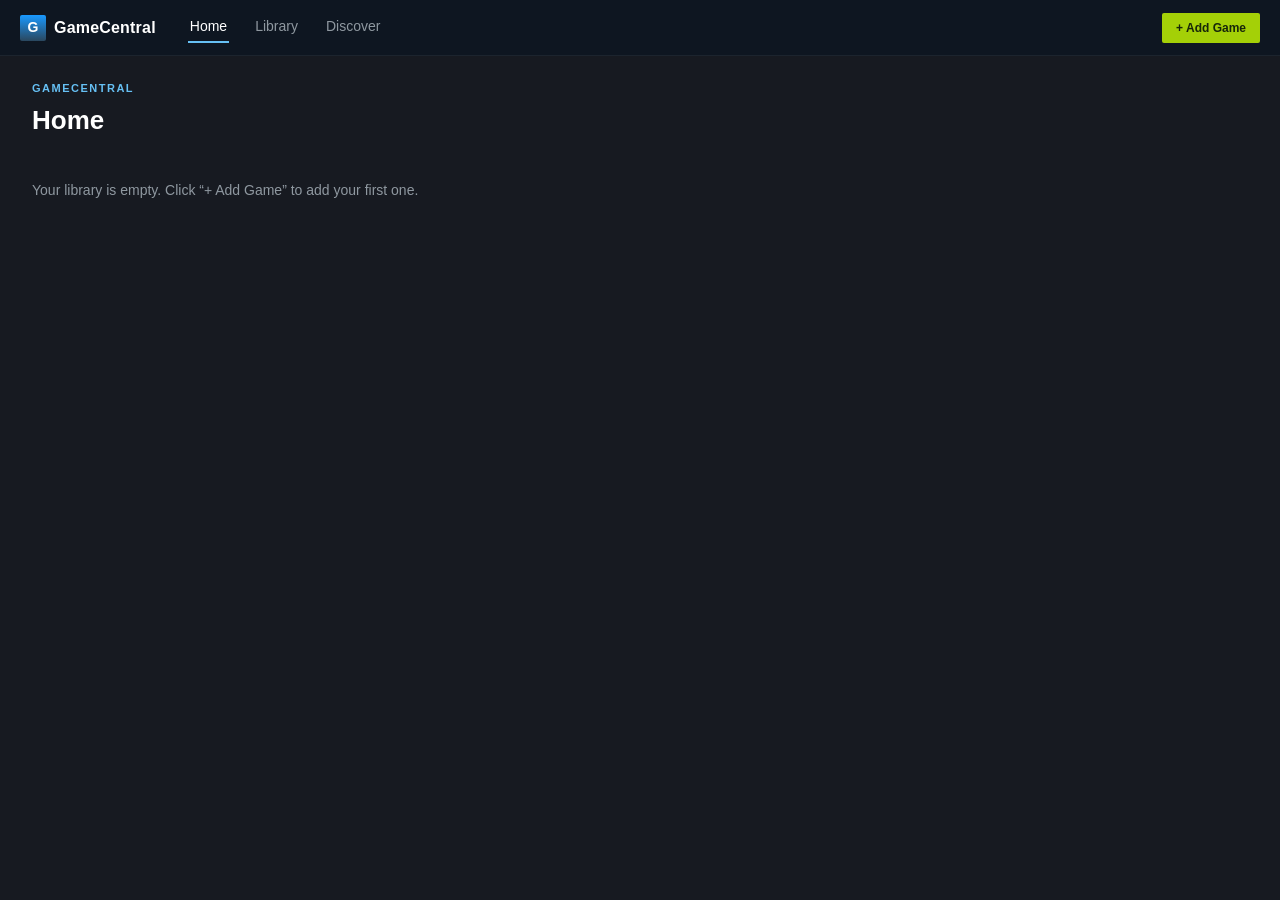
<file: index.html>
<!DOCTYPE html>
<html lang="en">
<head>
    <meta charset="UTF-8">
    <meta name="viewport" content="width=device-width, initial-scale=1.0">
    <title>GameCentral</title>
    <link rel="stylesheet" href="style.css">
</head>
<body>

    <!-- ===== TOP BAR: logo, page links, Add Game ===== -->
    <header class="topbar">
        <div class="topbar-left">
            <a href="index.html" class="brand">
                <div class="brand-icon">G</div>
                <span>GameCentral</span>
            </a>
            <nav class="main-nav">
                <a href="index.html" class="active">Home</a>
                <a href="library.html">Library</a>
                <a href="discover.html">Discover</a>
            </nav>
        </div>
        <div class="topbar-right">
            <button class="install-button" id="open-add-game">+ Add Game</button>
        </div>
    </header>

    <div class="app-layout">
        <!-- ===== HOME PAGE: last played game + earlier games ===== -->
        <main class="library-main">
            <section class="library-toolbar">
                <div>
                    <p class="small-title">GAMECENTRAL</p>
                    <h1>Home</h1>
                </div>
            </section>
            <div id="home-content"></div> <!-- filled in by the script -->
        </main>
    </div>

    <script src="https://cdnjs.cloudflare.com/ajax/libs/jquery/3.7.1/jquery.min.js"></script>
    <script src="Game.js"></script>
    <script src="CentralLibrary.js"></script>
    <script src="PlatformLibrary.js"></script>
    <script src="OriginalPlatform.js"></script>
    <script src="LaunchController.js"></script>
    <script src="ImportController.js"></script>
    <script src="GameInfo.js"></script>
    <script>
        // ================================================================
        // App state
        // ================================================================
        var games = [];          // every game in your library (Game objects, see Game.js)
        var selectedIndex = -1;  // which game is shown on the Library page (-1 = none)

        // Colour styles handed out to game icons/cards in turn
        var iconColors = ['icon-blue', 'icon-teal', 'icon-orange', 'icon-purple', 'icon-green', 'icon-red', 'icon-gold'];
        var shelfCovers = ['cover-one', 'cover-two', 'cover-three', 'cover-four'];
        var gridCovers = ['cover-five', 'cover-six', 'cover-seven', 'cover-eight', 'cover-nine', 'cover-ten'];

        // Each page replaces these:
        var renderPage = function () {};                         // redraw the page
        var onGameAdded = function (index) { renderPage(); };    // after "+ Add Game"

        // ================================================================
        // Small helpers for showing text
        // ================================================================

        // Minutes -> "45 min" / "2.5 hours"
        function formatPlayTime(totalMinutes) {
            var minutes = totalMinutes || 0;
            if (minutes < 1) return '0 hours';
            if (minutes < 60) return Math.round(minutes) + ' min';
            var rounded = Math.round(minutes / 60 * 10) / 10;
            return rounded + (rounded === 1 ? ' hour' : ' hours');
        }

        // Date -> "Just now" / "5m ago" / "3h ago" / "2d ago"
        function formatLastPlayed(timestamp) {
            if (!timestamp) return 'Never';
            var diffMs = Date.now() - timestamp;
            if (diffMs < 60000) return 'Just now';
            if (diffMs < 3600000) return Math.floor(diffMs / 60000) + 'm ago';
            if (diffMs < 86400000) return Math.floor(diffMs / 3600000) + 'h ago';
            return Math.floor(diffMs / 86400000) + 'd ago';
        }

        // "Risk of Rain" -> "RO" (shown on the coloured squares)
        function initials(name) {
            var words = name.trim().split(/\s+/);
            if (words.length === 1) return words[0].slice(0, 2).toUpperCase();
            return (words[0][0] + words[1][0]).toUpperCase();
        }

        function emptyMessage(text) {
            var p = document.createElement('p');
            p.className = 'empty-state';
            p.textContent = text;
            return p;
        }

        function isUnplayed(g) { return !g.lastPlayedAt && !(g.totalMinutes > 0); }

        // Positions of games that pass a test, optionally sorted and limited
        function pickIndexes(filterFn, cmp, limit) {
            var idx = [];
            games.forEach(function (g, i) { if (!filterFn || filterFn(g)) idx.push(i); });
            if (cmp) idx.sort(cmp);
            return limit ? idx.slice(0, limit) : idx;
        }

        function note_played(g) { return 'Played ' + formatLastPlayed(g.lastPlayedAt) + ' · ' + formatPlayTime(g.totalMinutes); }
        // Genres from Wikidata (e.g. "Roguelike, Action role-playing"), '' until the game has been looked up
        function genreLabel(g, max) { return gameInfo ? gameInfo.genreLabel(g, max) : ''; }
        // "Steam · Roguelike, Action role-playing" (just "Steam" until the genre is known)
        function note_platform(g) { var genre = genreLabel(g); return g.platform + (genre ? ' · ' + genre : ''); }

        // Opens a game on the Library page (library.html?game=3)
        function openGame(index) {
            window.location.href = 'library.html?game=' + index;
        }

        // ================================================================
        // Small game cards (Home, Discover, "Surprise me")
        // Their button is ▶ Play, or ⬇ Install if the game isn't installed
        // ================================================================
        function miniCard(i, note) {
            var g = games[i];
            var card = document.createElement('article');
            card.className = 'mini-card';
            var cover = document.createElement('div');
            cover.className = 'mini-cover ' + shelfCovers[i % shelfCovers.length];
            cover.textContent = initials(g.title);
            cover.addEventListener('click', function () { openGame(i); });
            var body = document.createElement('div');
            body.className = 'mini-body';
            var name = document.createElement('strong');
            name.textContent = g.title;
            name.addEventListener('click', function () { openGame(i); });
            var sub = document.createElement('span');
            sub.textContent = note;
            var play = document.createElement('button');
            play.type = 'button';
            play.className = 'play-button play-button-small';
            LaunchController.styleActionButton(play, g); // ▶ Play or ⬇ Install
            play.addEventListener('click', function () { launcher.processAction(games[i].id); });
            body.appendChild(name);
            body.appendChild(sub);
            body.appendChild(play);
            card.appendChild(cover);
            card.appendChild(body);
            return card;
        }

        // A heading + grid of mini cards (or null if there are no games)
        function gameSection(title, idxs, noteFn, className) {
            if (!idxs.length) return null;
            var sec = document.createElement('section');
            sec.className = className;
            var h = document.createElement('h2');
            h.textContent = title;
            var grid = document.createElement('div');
            grid.className = 'mini-grid';
            idxs.forEach(function (i) { grid.appendChild(miniCard(i, noteFn(games[i]))); });
            sec.appendChild(h);
            sec.appendChild(grid);
            return sec;
        }

        // ================================================================
        // The library (see CentralLibrary.js). It's saved in the browser,
        // so every page sees the same games.
        // ================================================================
        var library = new CentralLibrary();
        games = library.games;

        // ================================================================
        // ADD GAME WINDOW (opened by "+ Add Game")
        // Written once here and added to every page, so the pages stay short.
        // (Backslashes are doubled because this is inside a JS string.)
        // ================================================================
        document.body.insertAdjacentHTML('beforeend', `
        <div class="modal-backdrop" id="add-game-backdrop">
            <div class="modal add-game-modal">
                <div class="modal-header">
                    <h2>Add a Game</h2>
                    <button type="button" class="modal-close" id="close-add-game" aria-label="Close">×</button>
                </div>
                <form id="add-game-form">
                    <!-- 1. Platform -->
                    <div class="filter-field">
                        <label for="new-game-platform">Platform</label>
                        <select id="new-game-platform">
                            <option>Steam</option>
                            <option>Epic Games</option>
                            <option>Battle.net</option>
                        </select>
                    </div>

                    <!-- 2. Pick from installed games (only the chosen platform's box is shown) -->
                    <section class="import-card" id="steam-import-row" style="display:none;">
                        <div class="import-card-head">
                            <span class="import-card-title">Installed Steam games</span>
                            <button type="button" class="link-button" id="steam-clear-button" style="display:none;">Clear list</button>
                        </div>
                        <div class="import-card-pick">
                            <select id="steam-game-select" aria-label="Installed Steam games"></select>
                            <button type="button" class="toolbar-button" id="steam-files-button">Load…</button>
                        </div>
                        <input type="file" id="steam-files-input" accept=".acf" multiple hidden>
                        <p class="field-hint status" id="steam-import-status"></p>
                        <details class="help">
                            <summary>Where are these files?</summary>
                            <p>Click <b>Load…</b>, open <code>C:\\Program Files (x86)\\Steam\\steamapps</code> and select all the <code>appmanifest_….acf</code> files. Another Steam library (e.g. <code>D:\\SteamLibrary\\steamapps</code>)? Load it too — it adds to the list.</p>
                        </details>
                    </section>


                    <section class="import-card" id="steam-all-row" style="display:none;">
                        <div class="import-card-head">
                            <span class="import-card-title">All Steam games <span class="optional">installed or not</span></span>
                        </div>
                        <input type="text" id="steam-all-search" class="search-input" placeholder="Search or pick a Steam game…" autocomplete="off" spellcheck="false"
                               role="combobox" aria-autocomplete="list" aria-expanded="false" aria-controls="steam-all-results" aria-label="Search every Steam game">
                        <ul class="search-results" id="steam-all-results" role="listbox" hidden></ul>
                        <p class="field-hint status" id="steam-all-status"></p>
                    </section>

                    <section class="import-card" id="epic-import-row" style="display:none;">
                        <div class="import-card-head">
                            <span class="import-card-title">Installed Epic games</span>
                            <button type="button" class="link-button" id="epic-clear-button" style="display:none;">Clear list</button>
                        </div>
                        <div class="import-card-pick">
                            <select id="epic-game-select" aria-label="Installed Epic games"></select>
                            <button type="button" class="toolbar-button" id="epic-folder-button">Load…</button>
                        </div>
                        <input type="file" id="epic-folder-input" webkitdirectory multiple hidden>
                        <p class="field-hint status" id="epic-import-status"></p>
                        <details class="help">
                            <summary>Where are these files?</summary>
                            <p>Click <b>Load…</b> and paste <code>C:\\ProgramData\\Epic\\EpicGamesLauncher\\Data\\Manifests</code> into the address bar (ProgramData is hidden). Game missing? Load the folder your games are installed in instead, e.g. <code>D:\\Epic Games</code>.</p>
                        </details>
                    </section>

                    <section class="import-card" id="epic-owned-row" style="display:none;">
                        <div class="import-card-head">
                            <span class="import-card-title">Your Epic library <span class="optional">installed or not</span></span>
                            <button type="button" class="link-button" id="epic-owned-clear-button" style="display:none;">Clear list</button>
                        </div>
                        <div class="import-card-pick">
                            <select id="epic-owned-select" aria-label="Games in your Epic library"></select>
                            <button type="button" class="toolbar-button" id="epic-owned-button">Load…</button>
                        </div>
                        <input type="file" id="epic-owned-input" accept=".bin" hidden>
                        <p class="field-hint status" id="epic-owned-status"></p>
                        <input type="text" id="epic-owned-search" class="search-input search-under-pick" placeholder="Load your Epic library to search it" autocomplete="off" spellcheck="false" disabled
                               role="combobox" aria-autocomplete="list" aria-expanded="false" aria-controls="epic-owned-results" aria-label="Search your Epic library">
                        <ul class="search-results" id="epic-owned-results" role="listbox" hidden></ul>
                        <p class="field-hint status" id="epic-owned-search-status"></p>
                        <details class="help">
                            <summary>Where is this file?</summary>
                            <p>Open the Epic Games Launcher first so its list is up to date. Then click <b>Load…</b>, paste <code>C:\\ProgramData\\Epic\\EpicGamesLauncher\\Data\\Catalog</code> into the address bar (ProgramData is hidden) and pick <code>catcache.bin</code>. It lists every game on your Epic account, so games you haven't installed get an Install button.</p>
                        </details>
                    </section>

                    <section class="import-card" id="battle-import-row" style="display:none;">
                        <div class="import-card-head">
                            <span class="import-card-title">Installed Battle.net games</span>
                            <button type="button" class="link-button" id="battle-clear-button" style="display:none;">Clear list</button>
                        </div>
                        <div class="import-card-pick">
                            <select id="battle-game-select" aria-label="Installed Battle.net games"></select>
                            <button type="button" class="toolbar-button" id="battle-files-button">Load…</button>
                        </div>
                        <input type="file" id="battle-files-input" accept=".db" hidden>
                        <p class="field-hint status" id="battle-import-status"></p>
                        <details class="help">
                            <summary>Where is this file?</summary>
                            <p>Click <b>Load…</b>, paste <code>C:\\ProgramData\\Battle.net\\Agent</code> into the address bar (ProgramData is hidden) and pick <code>product.db</code>. Not installed yet? Find it in <b>All Battle.net games</b> below.</p>
                        </details>
                    </section>

                    <section class="import-card" id="battle-all-row" style="display:none;">
                        <div class="import-card-head">
                            <span class="import-card-title">All Battle.net games <span class="optional">installed or not</span></span>
                        </div>
                        <input type="text" id="battle-all-search" class="search-input" placeholder="Search or pick a Battle.net game…" autocomplete="off" spellcheck="false"
                               role="combobox" aria-autocomplete="list" aria-expanded="false" aria-controls="battle-all-results" aria-label="Search every Battle.net game">
                        <ul class="search-results" id="battle-all-results" role="listbox" hidden></ul>
                        <p class="field-hint status" id="battle-all-status"></p>
                    </section>

                    <div class="form-divider"><span>Game details</span></div>

                    <!-- 3. Name and Launch ID -->
                    <div class="filter-field">
                        <label for="new-game-name">Game Name</label>
                        <input type="text" id="new-game-name" placeholder="Pick a game above" readonly tabindex="-1">
                    </div>
                    <div class="filter-field">
                        <label for="new-game-launch-id">Launch ID <span class="optional">filled in from the game you pick</span></label>
                        <input type="text" id="new-game-launch-id" placeholder="Pick a game above" readonly tabindex="-1">
                        <p class="field-hint status" id="steam-lookup-status"></p>
                        <p class="field-hint status" id="epic-lookup-status"></p>
                        <p class="field-hint status" id="battle-lookup-status"></p>
                        <p class="field-hint" id="launch-id-hint"></p>
                    </div>


                    <div class="modal-actions">
                        <button type="button" class="toolbar-button" id="cancel-add-game">Cancel</button>
                        <button type="submit" class="match-button">Add Game</button>
                    </div>
                </form>
            </div>
        </div>`);

        // ================================================================
        // Adding games (see ImportController.js and PlatformLibrary.js)
        // ================================================================
        new ImportController({
            library: library,
            platformLibrary: new PlatformLibrary(),
            onGameImported: function (game) { onGameAdded(games.indexOf(game)); },
            onInstalledChanged: function () { renderPage(); } // Play/Install buttons update
        });

        // ================================================================
        // Launching games (see LaunchController.js and OriginalPlatform.js)
        // The big Play button only exists on library.html; elsewhere it's null.
        // ================================================================
        var launcher = new LaunchController({
            library: library,
            platform: new OriginalPlatform(),
            playButton: document.getElementById('featured-play-button'),
            getSelectedGame: function () { return games[selectedIndex] || null; },
            onSessionEnded: function () { renderPage(); }
        });

        // ================================================================
        // Genres (and the game modes Discover's filters use) from Wikidata - see GameInfo.js.
        // Looks up games that haven't been looked up yet, then redraws.
        // ================================================================
        var gameInfo = new GameInfo({ library: library, statusEl: document.getElementById('mood-status') }); // status line only on Discover
        function lookUpGames() {
            var lookup = gameInfo.lookUpMissingGames();
            if (gameInfo.running) renderPage(); // shows "Looking up…" until it's done
            lookup.then(function (result) { if (result) renderPage(); });
        }

        // ================================================================
        // Home: big banner for the last played game, then "Earlier" games
        // ================================================================
        var popNext = true; // play the banner animation once when the page opens

        function renderHome() {
            var el = document.getElementById('home-content');
            el.innerHTML = '';
            if (!games.length) {
                el.appendChild(emptyMessage('Your library is empty. Click “+ Add Game” to add your first one.'));
                return;
            }
            var recentIdx = pickIndexes(function (g) { return g.lastPlayedAt; },
                function (a, b) { return games[b].lastPlayedAt - games[a].lastPlayedAt; }, 8);
            if (!recentIdx.length) {
                el.appendChild(emptyMessage('Nothing played yet. Hit Play on a game and it will show up here.'));
                return;
            }

            var i = recentIdx[0];
            var g = games[i];
            var hero = document.createElement('article');
            hero.className = 'featured-game home-hero';
            if (popNext) { hero.classList.add('hero-pop'); popNext = false; }

            // Banner picture area with platform, name and genres
            var art = document.createElement('div');
            art.className = 'featured-art';
            var content = document.createElement('div');
            content.className = 'art-content';
            var cat = document.createElement('span');
            cat.className = 'featured-category';
            cat.textContent = 'LAST PLAYED · ' + (g.platform || 'LIBRARY').toUpperCase();
            var title = document.createElement('h2');
            title.textContent = g.title;
            var sub = document.createElement('p');
            sub.textContent = genreLabel(g, 3); // genres from Wikidata (blank until they're looked up)
            content.appendChild(cat);
            content.appendChild(title);
            content.appendChild(sub);
            art.appendChild(content);

            // Strip underneath: played / play time / buttons
            var bottom = document.createElement('div');
            bottom.className = 'featured-bottom';
            [['PLAYED', formatLastPlayed(g.lastPlayedAt)], ['PLAY TIME', formatPlayTime(g.totalMinutes)]].forEach(function (d) {
                var box = document.createElement('div');
                box.className = 'featured-details';
                box.innerHTML = '<p></p><strong></strong>';
                box.firstChild.textContent = d[0];
                box.lastChild.textContent = d[1];
                bottom.appendChild(box);
            });
            var actions = document.createElement('div');
            actions.className = 'featured-actions';
            var open = document.createElement('button');
            open.type = 'button';
            open.className = 'ghost-button';
            open.textContent = 'Open in Library';
            open.addEventListener('click', function () { openGame(i); });
            var play = document.createElement('button');
            play.type = 'button';
            play.className = 'play-button';
            LaunchController.styleActionButton(play, g); // ▶ Play or ⬇ Install
            play.addEventListener('click', function () { launcher.processAction(games[i].id); });
            actions.appendChild(open);
            actions.appendChild(play);
            bottom.appendChild(actions);

            hero.appendChild(art);
            hero.appendChild(bottom);
            el.appendChild(hero);

            var earlier = gameSection('Earlier', recentIdx.slice(1), note_played, 'home-section');
            if (earlier) { earlier.style.marginTop = '32px'; el.appendChild(earlier); }
        }

        renderPage = renderHome;
        onGameAdded = function () { renderPage(); lookUpGames(); };
        renderPage();
        lookUpGames();
    </script>
</body>
</html>
</file>
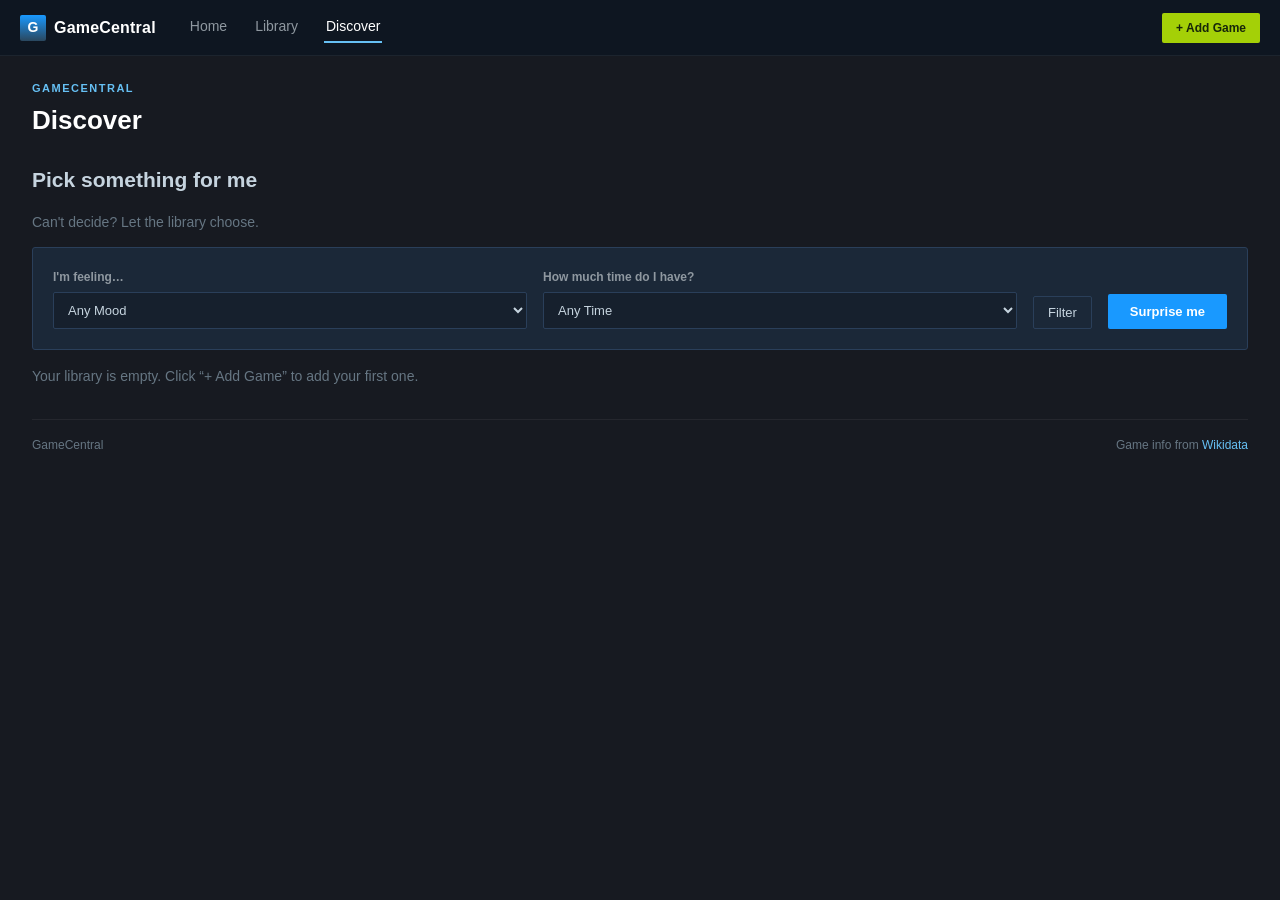
<file: discover.html>
<!DOCTYPE html>
<html lang="en">
<head>
    <meta charset="UTF-8">
    <meta name="viewport" content="width=device-width, initial-scale=1.0">
    <title>Discover · GameCentral</title>
    <link rel="stylesheet" href="style.css">
</head>
<body>

    <!-- ===== TOP BAR: logo, page links, Add Game ===== -->
    <header class="topbar">
        <div class="topbar-left">
            <a href="index.html" class="brand">
                <div class="brand-icon">G</div>
                <span>GameCentral</span>
            </a>
            <nav class="main-nav">
                <a href="index.html">Home</a>
                <a href="library.html">Library</a>
                <a href="discover.html" class="active">Discover</a>
            </nav>
        </div>
        <div class="topbar-right">
            <button class="install-button" id="open-add-game">+ Add Game</button>
        </div>
    </header>

    <div class="app-layout">
        <!-- ===== DISCOVER PAGE: filters and random pick ===== -->
        <main class="library-main">
            <section class="library-toolbar">
                <div>
                    <p class="small-title">GAMECENTRAL</p>
                    <h1>Discover</h1>
                </div>
            </section>

            <section class="disc-section">
                <h2>Pick something for me</h2>
                <p class="disc-note">Can't decide? Let the library choose.</p>
                <div class="filter-panel">
                    <div class="filter-field">
                        <label for="pick-mood">I'm feeling…</label>
                        <select id="pick-mood">
                            <option>Any Mood</option> <!-- the moods are added by GameFilter, from GameFilter.MOODS -->
                        </select>
                    </div>
                    <div class="filter-field">
                        <label for="pick-time">How much time do I have?</label>
                        <select id="pick-time">
                            <option>Any Time</option> <!-- the choices are added by GameFilter, from GameFilter.TIME_OPTIONS -->
                        </select>
                    </div>
                    <button class="toolbar-button" id="filter-button">Filter</button>
                    <button class="match-button" id="pick-button">Surprise me</button>
                </div>
                <p class="disc-note" id="mood-status"></p> <!-- "Looking up games…" etc. -->
                <div id="pick-result"></div> <!-- every game until you press Filter or Surprise me -->
            </section>

            <footer class="library-footer">
                <span>GameCentral</span>
                <span>Game info from <a href="https://www.wikidata.org" target="_blank" rel="noopener">Wikidata</a></span>
            </footer>
        </main>
    </div>

    <script src="https://cdnjs.cloudflare.com/ajax/libs/jquery/3.7.1/jquery.min.js"></script>
    <script src="Game.js"></script>
    <script src="CentralLibrary.js"></script>
    <script src="PlatformLibrary.js"></script>
    <script src="OriginalPlatform.js"></script>
    <script src="LaunchController.js"></script>
    <script src="ImportController.js"></script>
    <script src="GameInfo.js"></script>
    <script src="GameFilter.js"></script>
    <script>
        // ================================================================
        // App state
        // ================================================================
        var games = [];          // every game in your library (Game objects, see Game.js)
        var selectedIndex = -1;  // which game is shown on the Library page (-1 = none)

        // Colour styles handed out to game icons/cards in turn
        var iconColors = ['icon-blue', 'icon-teal', 'icon-orange', 'icon-purple', 'icon-green', 'icon-red', 'icon-gold'];
        var shelfCovers = ['cover-one', 'cover-two', 'cover-three', 'cover-four'];
        var gridCovers = ['cover-five', 'cover-six', 'cover-seven', 'cover-eight', 'cover-nine', 'cover-ten'];

        // Each page replaces these:
        var renderPage = function () {};                         // redraw the page
        var onGameAdded = function (index) { renderPage(); };    // after "+ Add Game"

        // ================================================================
        // Small helpers for showing text
        // ================================================================

        // Minutes -> "45 min" / "2.5 hours"
        function formatPlayTime(totalMinutes) {
            var minutes = totalMinutes || 0;
            if (minutes < 1) return '0 hours';
            if (minutes < 60) return Math.round(minutes) + ' min';
            var rounded = Math.round(minutes / 60 * 10) / 10;
            return rounded + (rounded === 1 ? ' hour' : ' hours');
        }

        // Date -> "Just now" / "5m ago" / "3h ago" / "2d ago"
        function formatLastPlayed(timestamp) {
            if (!timestamp) return 'Never';
            var diffMs = Date.now() - timestamp;
            if (diffMs < 60000) return 'Just now';
            if (diffMs < 3600000) return Math.floor(diffMs / 60000) + 'm ago';
            if (diffMs < 86400000) return Math.floor(diffMs / 3600000) + 'h ago';
            return Math.floor(diffMs / 86400000) + 'd ago';
        }

        // "Risk of Rain" -> "RO" (shown on the coloured squares)
        function initials(name) {
            var words = name.trim().split(/\s+/);
            if (words.length === 1) return words[0].slice(0, 2).toUpperCase();
            return (words[0][0] + words[1][0]).toUpperCase();
        }

        function emptyMessage(text) {
            var p = document.createElement('p');
            p.className = 'empty-state';
            p.textContent = text;
            return p;
        }

        function isUnplayed(g) { return !g.lastPlayedAt && !(g.totalMinutes > 0); }

        // Positions of games that pass a test, optionally sorted and limited
        function pickIndexes(filterFn, cmp, limit) {
            var idx = [];
            games.forEach(function (g, i) { if (!filterFn || filterFn(g)) idx.push(i); });
            if (cmp) idx.sort(cmp);
            return limit ? idx.slice(0, limit) : idx;
        }

        function note_played(g) { return 'Played ' + formatLastPlayed(g.lastPlayedAt) + ' · ' + formatPlayTime(g.totalMinutes); }
        // Genres from Wikidata (e.g. "Roguelike, Action role-playing"), '' until the game has been looked up
        function genreLabel(g, max) { return gameInfo ? gameInfo.genreLabel(g, max) : ''; }
        // "Steam · Roguelike, Action role-playing" (just "Steam" until the genre is known)
        function note_platform(g) { var genre = genreLabel(g); return g.platform + (genre ? ' · ' + genre : ''); }

        // Opens a game on the Library page (library.html?game=3)
        function openGame(index) {
            window.location.href = 'library.html?game=' + index;
        }

        // ================================================================
        // Small game cards (Home, Discover, "Surprise me")
        // Their button is ▶ Play, or ⬇ Install if the game isn't installed
        // ================================================================
        function miniCard(i, note) {
            var g = games[i];
            var card = document.createElement('article');
            card.className = 'mini-card';
            var cover = document.createElement('div');
            cover.className = 'mini-cover ' + shelfCovers[i % shelfCovers.length];
            cover.textContent = initials(g.title);
            cover.addEventListener('click', function () { openGame(i); });
            var body = document.createElement('div');
            body.className = 'mini-body';
            var name = document.createElement('strong');
            name.textContent = g.title;
            name.addEventListener('click', function () { openGame(i); });
            var sub = document.createElement('span');
            sub.textContent = note;
            var play = document.createElement('button');
            play.type = 'button';
            play.className = 'play-button play-button-small';
            LaunchController.styleActionButton(play, g); // ▶ Play or ⬇ Install
            play.addEventListener('click', function () { launcher.processAction(games[i].id); });
            body.appendChild(name);
            body.appendChild(sub);
            body.appendChild(play);
            card.appendChild(cover);
            card.appendChild(body);
            return card;
        }

        // A heading + grid of mini cards (or null if there are no games)
        function gameSection(title, idxs, noteFn, className) {
            if (!idxs.length) return null;
            var sec = document.createElement('section');
            sec.className = className;
            var h = document.createElement('h2');
            h.textContent = title;
            var grid = document.createElement('div');
            grid.className = 'mini-grid';
            idxs.forEach(function (i) { grid.appendChild(miniCard(i, noteFn(games[i]))); });
            sec.appendChild(h);
            sec.appendChild(grid);
            return sec;
        }

        // ================================================================
        // The library (see CentralLibrary.js). It's saved in the browser,
        // so every page sees the same games.
        // ================================================================
        var library = new CentralLibrary();
        games = library.games;

        // ================================================================
        // ADD GAME WINDOW (opened by "+ Add Game")
        // Written once here and added to every page, so the pages stay short.
        // (Backslashes are doubled because this is inside a JS string.)
        // ================================================================
        document.body.insertAdjacentHTML('beforeend', `
        <div class="modal-backdrop" id="add-game-backdrop">
            <div class="modal add-game-modal">
                <div class="modal-header">
                    <h2>Add a Game</h2>
                    <button type="button" class="modal-close" id="close-add-game" aria-label="Close">×</button>
                </div>
                <form id="add-game-form">
                    <!-- 1. Platform -->
                    <div class="filter-field">
                        <label for="new-game-platform">Platform</label>
                        <select id="new-game-platform">
                            <option>Steam</option>
                            <option>Epic Games</option>
                            <option>Battle.net</option>
                        </select>
                    </div>

                    <!-- 2. Pick from installed games (only the chosen platform's box is shown) -->
                    <section class="import-card" id="steam-import-row" style="display:none;">
                        <div class="import-card-head">
                            <span class="import-card-title">Installed Steam games</span>
                            <button type="button" class="link-button" id="steam-clear-button" style="display:none;">Clear list</button>
                        </div>
                        <div class="import-card-pick">
                            <select id="steam-game-select" aria-label="Installed Steam games"></select>
                            <button type="button" class="toolbar-button" id="steam-files-button">Load…</button>
                        </div>
                        <input type="file" id="steam-files-input" accept=".acf" multiple hidden>
                        <p class="field-hint status" id="steam-import-status"></p>
                        <details class="help">
                            <summary>Where are these files?</summary>
                            <p>Click <b>Load…</b>, open <code>C:\\Program Files (x86)\\Steam\\steamapps</code> and select all the <code>appmanifest_….acf</code> files. Another Steam library (e.g. <code>D:\\SteamLibrary\\steamapps</code>)? Load it too — it adds to the list.</p>
                        </details>
                    </section>


                    <section class="import-card" id="steam-all-row" style="display:none;">
                        <div class="import-card-head">
                            <span class="import-card-title">All Steam games <span class="optional">installed or not</span></span>
                        </div>
                        <input type="text" id="steam-all-search" class="search-input" placeholder="Search or pick a Steam game…" autocomplete="off" spellcheck="false"
                               role="combobox" aria-autocomplete="list" aria-expanded="false" aria-controls="steam-all-results" aria-label="Search every Steam game">
                        <ul class="search-results" id="steam-all-results" role="listbox" hidden></ul>
                        <p class="field-hint status" id="steam-all-status"></p>
                    </section>

                    <section class="import-card" id="epic-import-row" style="display:none;">
                        <div class="import-card-head">
                            <span class="import-card-title">Installed Epic games</span>
                            <button type="button" class="link-button" id="epic-clear-button" style="display:none;">Clear list</button>
                        </div>
                        <div class="import-card-pick">
                            <select id="epic-game-select" aria-label="Installed Epic games"></select>
                            <button type="button" class="toolbar-button" id="epic-folder-button">Load…</button>
                        </div>
                        <input type="file" id="epic-folder-input" webkitdirectory multiple hidden>
                        <p class="field-hint status" id="epic-import-status"></p>
                        <details class="help">
                            <summary>Where are these files?</summary>
                            <p>Click <b>Load…</b> and paste <code>C:\\ProgramData\\Epic\\EpicGamesLauncher\\Data\\Manifests</code> into the address bar (ProgramData is hidden). Game missing? Load the folder your games are installed in instead, e.g. <code>D:\\Epic Games</code>.</p>
                        </details>
                    </section>

                    <section class="import-card" id="epic-owned-row" style="display:none;">
                        <div class="import-card-head">
                            <span class="import-card-title">Your Epic library <span class="optional">installed or not</span></span>
                            <button type="button" class="link-button" id="epic-owned-clear-button" style="display:none;">Clear list</button>
                        </div>
                        <div class="import-card-pick">
                            <select id="epic-owned-select" aria-label="Games in your Epic library"></select>
                            <button type="button" class="toolbar-button" id="epic-owned-button">Load…</button>
                        </div>
                        <input type="file" id="epic-owned-input" accept=".bin" hidden>
                        <p class="field-hint status" id="epic-owned-status"></p>
                        <input type="text" id="epic-owned-search" class="search-input search-under-pick" placeholder="Load your Epic library to search it" autocomplete="off" spellcheck="false" disabled
                               role="combobox" aria-autocomplete="list" aria-expanded="false" aria-controls="epic-owned-results" aria-label="Search your Epic library">
                        <ul class="search-results" id="epic-owned-results" role="listbox" hidden></ul>
                        <p class="field-hint status" id="epic-owned-search-status"></p>
                        <details class="help">
                            <summary>Where is this file?</summary>
                            <p>Open the Epic Games Launcher first so its list is up to date. Then click <b>Load…</b>, paste <code>C:\\ProgramData\\Epic\\EpicGamesLauncher\\Data\\Catalog</code> into the address bar (ProgramData is hidden) and pick <code>catcache.bin</code>. It lists every game on your Epic account, so games you haven't installed get an Install button.</p>
                        </details>
                    </section>

                    <section class="import-card" id="battle-import-row" style="display:none;">
                        <div class="import-card-head">
                            <span class="import-card-title">Installed Battle.net games</span>
                            <button type="button" class="link-button" id="battle-clear-button" style="display:none;">Clear list</button>
                        </div>
                        <div class="import-card-pick">
                            <select id="battle-game-select" aria-label="Installed Battle.net games"></select>
                            <button type="button" class="toolbar-button" id="battle-files-button">Load…</button>
                        </div>
                        <input type="file" id="battle-files-input" accept=".db" hidden>
                        <p class="field-hint status" id="battle-import-status"></p>
                        <details class="help">
                            <summary>Where is this file?</summary>
                            <p>Click <b>Load…</b>, paste <code>C:\\ProgramData\\Battle.net\\Agent</code> into the address bar (ProgramData is hidden) and pick <code>product.db</code>. Not installed yet? Find it in <b>All Battle.net games</b> below.</p>
                        </details>
                    </section>

                    <section class="import-card" id="battle-all-row" style="display:none;">
                        <div class="import-card-head">
                            <span class="import-card-title">All Battle.net games <span class="optional">installed or not</span></span>
                        </div>
                        <input type="text" id="battle-all-search" class="search-input" placeholder="Search or pick a Battle.net game…" autocomplete="off" spellcheck="false"
                               role="combobox" aria-autocomplete="list" aria-expanded="false" aria-controls="battle-all-results" aria-label="Search every Battle.net game">
                        <ul class="search-results" id="battle-all-results" role="listbox" hidden></ul>
                        <p class="field-hint status" id="battle-all-status"></p>
                    </section>

                    <div class="form-divider"><span>Game details</span></div>

                    <!-- 3. Name and Launch ID -->
                    <div class="filter-field">
                        <label for="new-game-name">Game Name</label>
                        <input type="text" id="new-game-name" placeholder="Pick a game above" readonly tabindex="-1">
                    </div>
                    <div class="filter-field">
                        <label for="new-game-launch-id">Launch ID <span class="optional">filled in from the game you pick</span></label>
                        <input type="text" id="new-game-launch-id" placeholder="Pick a game above" readonly tabindex="-1">
                        <p class="field-hint status" id="steam-lookup-status"></p>
                        <p class="field-hint status" id="epic-lookup-status"></p>
                        <p class="field-hint status" id="battle-lookup-status"></p>
                        <p class="field-hint" id="launch-id-hint"></p>
                    </div>


                    <div class="modal-actions">
                        <button type="button" class="toolbar-button" id="cancel-add-game">Cancel</button>
                        <button type="submit" class="match-button">Add Game</button>
                    </div>
                </form>
            </div>
        </div>`);

        // ================================================================
        // Adding games (see ImportController.js and PlatformLibrary.js)
        // ================================================================
        new ImportController({
            library: library,
            platformLibrary: new PlatformLibrary(),
            onGameImported: function (game) { onGameAdded(games.indexOf(game)); },
            onInstalledChanged: function () { renderPage(); } // Play/Install buttons update
        });

        // ================================================================
        // Launching games (see LaunchController.js and OriginalPlatform.js)
        // The big Play button only exists on library.html; elsewhere it's null.
        // ================================================================
        var launcher = new LaunchController({
            library: library,
            platform: new OriginalPlatform(),
            playButton: document.getElementById('featured-play-button'),
            getSelectedGame: function () { return games[selectedIndex] || null; },
            onSessionEnded: function () { renderPage(); }
        });

        // ================================================================
        // Genres (and the game modes Discover's filters use) from Wikidata - see GameInfo.js.
        // Looks up games that haven't been looked up yet, then redraws.
        // ================================================================
        var gameInfo = new GameInfo({ library: library, statusEl: document.getElementById('mood-status') }); // status line only on Discover
        function lookUpGames() {
            var lookup = gameInfo.lookUpMissingGames();
            if (gameInfo.running) renderPage(); // shows "Looking up…" until it's done
            lookup.then(function (result) { if (result) renderPage(); });
        }

        // ================================================================
        // "Pick something for me" (see GameFilter.js): mood and time
        // ================================================================
        var filter = new GameFilter({
            library: library,
            info: gameInfo,
            moodSelect: document.getElementById('pick-mood'),
            timeSelect: document.getElementById('pick-time')
        });

        // Look up new games on Wikidata as soon as Discover opens, and after "+ Add Game"
        lookUpGames();
        onGameAdded = function () { renderPage(); lookUpGames(); };

        // Shows a message (e.g. "None of your games feel spooked.") where the results go
        function showPickMessage(out, text) {
            var p = document.createElement('p');
            p.className = 'disc-note';
            p.textContent = text;
            out.appendChild(p);
        }

        // What's showing under the filters:
        //   null                     - every game (when the page opens)
        //   { mood, time }           - the filters used for the last "Filter"
        //   { pickId, why }          - the game "Surprise me" picked
        var shownFilters = null;
        var shownPick = null;
        var drawCount = 0; // so an older, slower draw can't replace a newer one

        // Draws the game list: every game, or the games matching `filters`.
        // Uses the same GameFilter code as "Filter", so "Any Mood" + "Any Time" = every game.
        function drawGameList(filters) {
            var out = document.getElementById('pick-result');
            var mine = ++drawCount;
            var ask = filters
                ? filter.filterAll(filters)
                : Promise.resolve({ matches: games.map(function (g, i) { return { index: i, why: '' }; }), total: games.length });
            ask.then(function (result) {
                if (mine !== drawCount) return;
                out.innerHTML = '';
                if (!filters && !result.total) { showPickMessage(out, 'Your library is empty. Click “+ Add Game” to add your first one.'); return; }
                if (result.message) { showPickMessage(out, result.message); return; }
                showPickMessage(out, filters
                    ? result.matches.length + ' of ' + result.total + ' game' + (result.total === 1 ? '' : 's') + ' match.'
                    : 'All ' + result.total + ' game' + (result.total === 1 ? '' : 's') + ' in your library.');
                var grid = document.createElement('div');
                grid.className = 'mini-grid';
                result.matches.forEach(function (m) {
                    grid.appendChild(miniCard(m.index, note_platform(games[m.index]) + (m.why ? ' · ' + m.why : '')));
                });
                out.appendChild(grid);
            });
        }

        // Draws the "Surprise me" card again (e.g. after its button changes to Play)
        function drawPick() {
            var out = document.getElementById('pick-result');
            var i = games.findIndex(function (g) { return g.id === shownPick.pickId; });
            if (i === -1) { shownPick = null; drawGameList(shownFilters); return; } // game was removed
            drawCount++;
            out.innerHTML = '';
            // Shows why it fits, e.g. "Steam · Action · horror · ~30 min sessions"
            var card = miniCard(i, note_platform(games[i]) + (shownPick.why ? ' · ' + shownPick.why : ''));
            card.classList.add('pick-card');
            out.appendChild(card);
        }

        // "Filter": show every game that matches the filters
        document.getElementById('filter-button').addEventListener('click', function () {
            shownPick = null;
            shownFilters = filter.currentFilters();
            drawGameList(shownFilters);
        });

        // "Surprise me": show a random game that matches the filters
        document.getElementById('pick-button').addEventListener('click', function () {
            var out = document.getElementById('pick-result');
            var mine = ++drawCount;
            var used = filter.currentFilters();
            filter.pickRandom().then(function (pick) {
                if (mine !== drawCount) return;
                if (pick.message) {
                    // Nothing to pick: show the message (a redraw shows the same one)
                    shownPick = null;
                    shownFilters = used;
                    out.innerHTML = '';
                    showPickMessage(out, pick.message);
                    return;
                }
                shownPick = { pickId: games[pick.index].id, why: pick.why };
                drawPick();
            });
        });

        // Redraws whatever is showing (all games, the filtered list, or the pick)
        renderPage = function () {
            if (shownPick) drawPick();
            else drawGameList(shownFilters);
        };
        renderPage();
    </script>
</body>
</html>
</file>
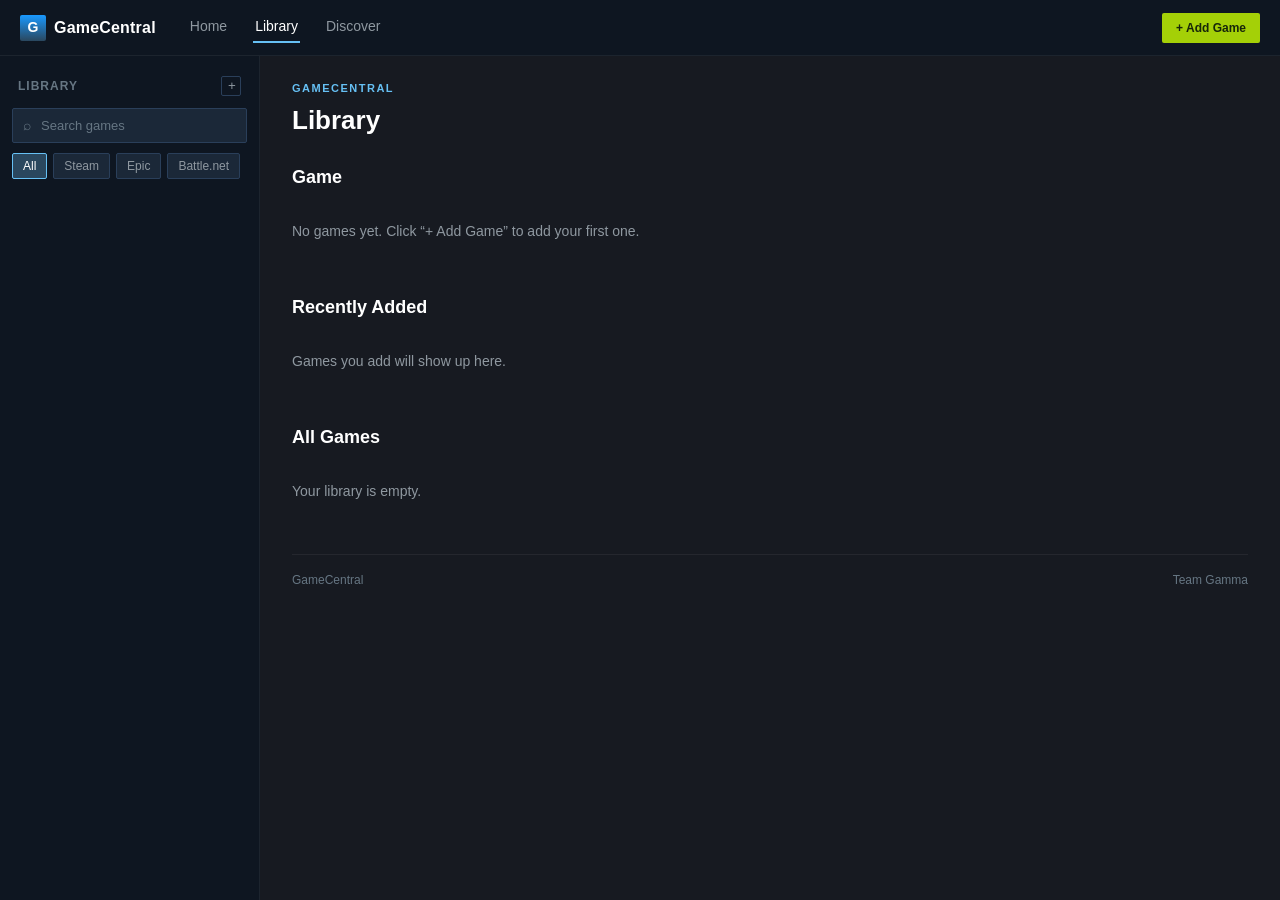
<file: library.html>
<!DOCTYPE html>
<html lang="en">
<head>
    <meta charset="UTF-8">
    <meta name="viewport" content="width=device-width, initial-scale=1.0">
    <title>Library · GameCentral</title>
    <link rel="stylesheet" href="style.css">
</head>
<body>

    <!-- ===== TOP BAR: logo, page links, Add Game ===== -->
    <header class="topbar">
        <div class="topbar-left">
            <a href="index.html" class="brand">
                <div class="brand-icon">G</div>
                <span>GameCentral</span>
            </a>
            <nav class="main-nav">
                <a href="index.html">Home</a>
                <a href="library.html" class="active">Library</a>
                <a href="discover.html">Discover</a>
            </nav>
        </div>
        <div class="topbar-right">
            <button class="install-button" id="open-add-game">+ Add Game</button>
        </div>
    </header>

    <div class="app-layout">

        <!-- ===== SIDEBAR: search, platform tabs, game list ===== -->
        <aside class="sidebar">
            <div class="sidebar-top">
                <div class="library-heading">
                    <span>LIBRARY</span>
                    <button id="open-add-game-small">+</button>
                </div>
                <div class="search-box">
                    <span>⌕</span>
                    <input type="text" id="search-input" placeholder="Search games" aria-label="Search games" autocomplete="off">
                </div>
                <div class="sidebar-filter-row launcher-tabs" id="launcher-tabs">
                    <button class="filter-small active" data-launcher="all">All</button>
                    <button class="filter-small" data-launcher="Steam">Steam</button>
                    <button class="filter-small" data-launcher="Epic Games">Epic</button>
                    <button class="filter-small" data-launcher="Battle.net">Battle.net</button>
                </div>
            </div>
            <div class="game-list" id="game-list"></div> <!-- filled in by the script -->
        </aside>

        <!-- ===== LIBRARY PAGE: selected game, recently added, all games ===== -->
        <main class="library-main">
            <section class="library-toolbar">
                <div>
                    <p class="small-title">GAMECENTRAL</p>
                    <h1>Library</h1>
                </div>
            </section>

            <!-- Selected game -->
            <section class="recent-section">
                <div class="section-title-row">
                    <h2>Game</h2>
                </div>
                <p class="empty-state" id="featured-empty">No games yet. Click “+ Add Game” to add your first one.</p>
                <article class="featured-game" id="featured-game" style="display: none;">
                    <div class="featured-art">
                        <div class="art-content">
                            <span class="featured-category"></span>
                            <h2></h2>
                            <p></p>
                        </div>
                    </div>
                    <div class="featured-bottom">
                        <div class="featured-details">
                            <p>LAST PLAYED</p>
                            <strong id="featured-last-played">Never</strong>
                        </div>
                        <div class="featured-details">
                            <p>PLAY TIME</p>
                            <strong id="featured-play-time">0 hours</strong>
                        </div>
                        <div class="featured-details">
                            <p>GENRE</p>
                            <strong id="featured-genre" style="font-size:14px; max-width:320px; display:block;">Unknown</strong>
                        </div>
                        <div class="featured-actions">
                            <button type="button" class="ghost-button remove-button" id="remove-game-button" title="Remove from GameCentral (keeps it on your PC)">Remove</button>
                            <button type="button" class="ghost-button uninstall-button" id="uninstall-game-button" title="Uninstall from your PC" hidden>Uninstall</button>
                            <button type="button" class="play-button" id="featured-play-button">▶ Play</button>
                        </div>
                    </div>
                </article>
            </section>

            <!-- Newest 4 games -->
            <section class="shelf-section">
                <div class="section-title-row">
                    <h2>Recently Added</h2>
                </div>
                <div class="game-shelf" id="game-shelf"></div>
            </section>

            <!-- Every game -->
            <section class="all-games-section">
                <div class="section-title-row">
                    <h2>All Games</h2>
                </div>
                <div class="all-games-grid" id="all-games-grid"></div>
            </section>

            <footer class="library-footer">
                <span>GameCentral</span>
                <span>Team Gamma</span>
            </footer>
        </main>
    </div>

    <script src="https://cdnjs.cloudflare.com/ajax/libs/jquery/3.7.1/jquery.min.js"></script>
    <script src="Game.js"></script>
    <script src="CentralLibrary.js"></script>
    <script src="PlatformLibrary.js"></script>
    <script src="OriginalPlatform.js"></script>
    <script src="LaunchController.js"></script>
    <script src="ImportController.js"></script>
    <script src="GameInfo.js"></script>
    <script>
        // ================================================================
        // App state
        // ================================================================
        var games = [];          // every game in your library (Game objects, see Game.js)
        var selectedIndex = -1;  // which game is shown on the Library page (-1 = none)

        // Colour styles handed out to game icons/cards in turn
        var iconColors = ['icon-blue', 'icon-teal', 'icon-orange', 'icon-purple', 'icon-green', 'icon-red', 'icon-gold'];
        var shelfCovers = ['cover-one', 'cover-two', 'cover-three', 'cover-four'];
        var gridCovers = ['cover-five', 'cover-six', 'cover-seven', 'cover-eight', 'cover-nine', 'cover-ten'];

        // Each page replaces these:
        var renderPage = function () {};                         // redraw the page
        var onGameAdded = function (index) { renderPage(); };    // after "+ Add Game"

        // ================================================================
        // Small helpers for showing text
        // ================================================================

        // Minutes -> "45 min" / "2.5 hours"
        function formatPlayTime(totalMinutes) {
            var minutes = totalMinutes || 0;
            if (minutes < 1) return '0 hours';
            if (minutes < 60) return Math.round(minutes) + ' min';
            var rounded = Math.round(minutes / 60 * 10) / 10;
            return rounded + (rounded === 1 ? ' hour' : ' hours');
        }

        // Date -> "Just now" / "5m ago" / "3h ago" / "2d ago"
        function formatLastPlayed(timestamp) {
            if (!timestamp) return 'Never';
            var diffMs = Date.now() - timestamp;
            if (diffMs < 60000) return 'Just now';
            if (diffMs < 3600000) return Math.floor(diffMs / 60000) + 'm ago';
            if (diffMs < 86400000) return Math.floor(diffMs / 3600000) + 'h ago';
            return Math.floor(diffMs / 86400000) + 'd ago';
        }

        // "Risk of Rain" -> "RO" (shown on the coloured squares)
        function initials(name) {
            var words = name.trim().split(/\s+/);
            if (words.length === 1) return words[0].slice(0, 2).toUpperCase();
            return (words[0][0] + words[1][0]).toUpperCase();
        }

        function emptyMessage(text) {
            var p = document.createElement('p');
            p.className = 'empty-state';
            p.textContent = text;
            return p;
        }

        function isUnplayed(g) { return !g.lastPlayedAt && !(g.totalMinutes > 0); }

        // Positions of games that pass a test, optionally sorted and limited
        function pickIndexes(filterFn, cmp, limit) {
            var idx = [];
            games.forEach(function (g, i) { if (!filterFn || filterFn(g)) idx.push(i); });
            if (cmp) idx.sort(cmp);
            return limit ? idx.slice(0, limit) : idx;
        }

        function note_played(g) { return 'Played ' + formatLastPlayed(g.lastPlayedAt) + ' · ' + formatPlayTime(g.totalMinutes); }
        // Genres from Wikidata (e.g. "Roguelike, Action role-playing"), '' until the game has been looked up
        function genreLabel(g, max) { return gameInfo ? gameInfo.genreLabel(g, max) : ''; }
        // "Steam · Roguelike, Action role-playing" (just "Steam" until the genre is known)
        function note_platform(g) { var genre = genreLabel(g); return g.platform + (genre ? ' · ' + genre : ''); }

        // Opens a game on the Library page (library.html?game=3)
        function openGame(index) {
            window.location.href = 'library.html?game=' + index;
        }

        // ================================================================
        // Small game cards (Home, Discover, "Surprise me")
        // Their button is ▶ Play, or ⬇ Install if the game isn't installed
        // ================================================================
        function miniCard(i, note) {
            var g = games[i];
            var card = document.createElement('article');
            card.className = 'mini-card';
            var cover = document.createElement('div');
            cover.className = 'mini-cover ' + shelfCovers[i % shelfCovers.length];
            cover.textContent = initials(g.title);
            cover.addEventListener('click', function () { openGame(i); });
            var body = document.createElement('div');
            body.className = 'mini-body';
            var name = document.createElement('strong');
            name.textContent = g.title;
            name.addEventListener('click', function () { openGame(i); });
            var sub = document.createElement('span');
            sub.textContent = note;
            var play = document.createElement('button');
            play.type = 'button';
            play.className = 'play-button play-button-small';
            LaunchController.styleActionButton(play, g); // ▶ Play or ⬇ Install
            play.addEventListener('click', function () { launcher.processAction(games[i].id); });
            body.appendChild(name);
            body.appendChild(sub);
            body.appendChild(play);
            card.appendChild(cover);
            card.appendChild(body);
            return card;
        }

        // A heading + grid of mini cards (or null if there are no games)
        function gameSection(title, idxs, noteFn, className) {
            if (!idxs.length) return null;
            var sec = document.createElement('section');
            sec.className = className;
            var h = document.createElement('h2');
            h.textContent = title;
            var grid = document.createElement('div');
            grid.className = 'mini-grid';
            idxs.forEach(function (i) { grid.appendChild(miniCard(i, noteFn(games[i]))); });
            sec.appendChild(h);
            sec.appendChild(grid);
            return sec;
        }

        // ================================================================
        // The library (see CentralLibrary.js). It's saved in the browser,
        // so every page sees the same games.
        // ================================================================
        var library = new CentralLibrary();
        games = library.games;

        // ================================================================
        // ADD GAME WINDOW (opened by "+ Add Game")
        // Written once here and added to every page, so the pages stay short.
        // (Backslashes are doubled because this is inside a JS string.)
        // ================================================================
        document.body.insertAdjacentHTML('beforeend', `
        <div class="modal-backdrop" id="add-game-backdrop">
            <div class="modal add-game-modal">
                <div class="modal-header">
                    <h2>Add a Game</h2>
                    <button type="button" class="modal-close" id="close-add-game" aria-label="Close">×</button>
                </div>
                <form id="add-game-form">
                    <!-- 1. Platform -->
                    <div class="filter-field">
                        <label for="new-game-platform">Platform</label>
                        <select id="new-game-platform">
                            <option>Steam</option>
                            <option>Epic Games</option>
                            <option>Battle.net</option>
                        </select>
                    </div>

                    <!-- 2. Pick from installed games (only the chosen platform's box is shown) -->
                    <section class="import-card" id="steam-import-row" style="display:none;">
                        <div class="import-card-head">
                            <span class="import-card-title">Installed Steam games</span>
                            <button type="button" class="link-button" id="steam-clear-button" style="display:none;">Clear list</button>
                        </div>
                        <div class="import-card-pick">
                            <select id="steam-game-select" aria-label="Installed Steam games"></select>
                            <button type="button" class="toolbar-button" id="steam-files-button">Load…</button>
                        </div>
                        <input type="file" id="steam-files-input" accept=".acf" multiple hidden>
                        <p class="field-hint status" id="steam-import-status"></p>
                        <details class="help">
                            <summary>Where are these files?</summary>
                            <p>Click <b>Load…</b>, open <code>C:\\Program Files (x86)\\Steam\\steamapps</code> and select all the <code>appmanifest_….acf</code> files. Another Steam library (e.g. <code>D:\\SteamLibrary\\steamapps</code>)? Load it too — it adds to the list.</p>
                        </details>
                    </section>


                    <section class="import-card" id="steam-all-row" style="display:none;">
                        <div class="import-card-head">
                            <span class="import-card-title">All Steam games <span class="optional">installed or not</span></span>
                        </div>
                        <input type="text" id="steam-all-search" class="search-input" placeholder="Search or pick a Steam game…" autocomplete="off" spellcheck="false"
                               role="combobox" aria-autocomplete="list" aria-expanded="false" aria-controls="steam-all-results" aria-label="Search every Steam game">
                        <ul class="search-results" id="steam-all-results" role="listbox" hidden></ul>
                        <p class="field-hint status" id="steam-all-status"></p>
                    </section>

                    <section class="import-card" id="epic-import-row" style="display:none;">
                        <div class="import-card-head">
                            <span class="import-card-title">Installed Epic games</span>
                            <button type="button" class="link-button" id="epic-clear-button" style="display:none;">Clear list</button>
                        </div>
                        <div class="import-card-pick">
                            <select id="epic-game-select" aria-label="Installed Epic games"></select>
                            <button type="button" class="toolbar-button" id="epic-folder-button">Load…</button>
                        </div>
                        <input type="file" id="epic-folder-input" webkitdirectory multiple hidden>
                        <p class="field-hint status" id="epic-import-status"></p>
                        <details class="help">
                            <summary>Where are these files?</summary>
                            <p>Click <b>Load…</b> and paste <code>C:\\ProgramData\\Epic\\EpicGamesLauncher\\Data\\Manifests</code> into the address bar (ProgramData is hidden). Game missing? Load the folder your games are installed in instead, e.g. <code>D:\\Epic Games</code>.</p>
                        </details>
                    </section>

                    <section class="import-card" id="epic-owned-row" style="display:none;">
                        <div class="import-card-head">
                            <span class="import-card-title">Your Epic library <span class="optional">installed or not</span></span>
                            <button type="button" class="link-button" id="epic-owned-clear-button" style="display:none;">Clear list</button>
                        </div>
                        <div class="import-card-pick">
                            <select id="epic-owned-select" aria-label="Games in your Epic library"></select>
                            <button type="button" class="toolbar-button" id="epic-owned-button">Load…</button>
                        </div>
                        <input type="file" id="epic-owned-input" accept=".bin" hidden>
                        <p class="field-hint status" id="epic-owned-status"></p>
                        <input type="text" id="epic-owned-search" class="search-input search-under-pick" placeholder="Load your Epic library to search it" autocomplete="off" spellcheck="false" disabled
                               role="combobox" aria-autocomplete="list" aria-expanded="false" aria-controls="epic-owned-results" aria-label="Search your Epic library">
                        <ul class="search-results" id="epic-owned-results" role="listbox" hidden></ul>
                        <p class="field-hint status" id="epic-owned-search-status"></p>
                        <details class="help">
                            <summary>Where is this file?</summary>
                            <p>Open the Epic Games Launcher first so its list is up to date. Then click <b>Load…</b>, paste <code>C:\\ProgramData\\Epic\\EpicGamesLauncher\\Data\\Catalog</code> into the address bar (ProgramData is hidden) and pick <code>catcache.bin</code>. It lists every game on your Epic account, so games you haven't installed get an Install button.</p>
                        </details>
                    </section>

                    <section class="import-card" id="battle-import-row" style="display:none;">
                        <div class="import-card-head">
                            <span class="import-card-title">Installed Battle.net games</span>
                            <button type="button" class="link-button" id="battle-clear-button" style="display:none;">Clear list</button>
                        </div>
                        <div class="import-card-pick">
                            <select id="battle-game-select" aria-label="Installed Battle.net games"></select>
                            <button type="button" class="toolbar-button" id="battle-files-button">Load…</button>
                        </div>
                        <input type="file" id="battle-files-input" accept=".db" hidden>
                        <p class="field-hint status" id="battle-import-status"></p>
                        <details class="help">
                            <summary>Where is this file?</summary>
                            <p>Click <b>Load…</b>, paste <code>C:\\ProgramData\\Battle.net\\Agent</code> into the address bar (ProgramData is hidden) and pick <code>product.db</code>. Not installed yet? Find it in <b>All Battle.net games</b> below.</p>
                        </details>
                    </section>

                    <section class="import-card" id="battle-all-row" style="display:none;">
                        <div class="import-card-head">
                            <span class="import-card-title">All Battle.net games <span class="optional">installed or not</span></span>
                        </div>
                        <input type="text" id="battle-all-search" class="search-input" placeholder="Search or pick a Battle.net game…" autocomplete="off" spellcheck="false"
                               role="combobox" aria-autocomplete="list" aria-expanded="false" aria-controls="battle-all-results" aria-label="Search every Battle.net game">
                        <ul class="search-results" id="battle-all-results" role="listbox" hidden></ul>
                        <p class="field-hint status" id="battle-all-status"></p>
                    </section>

                    <div class="form-divider"><span>Game details</span></div>

                    <!-- 3. Name and Launch ID -->
                    <div class="filter-field">
                        <label for="new-game-name">Game Name</label>
                        <input type="text" id="new-game-name" placeholder="Pick a game above" readonly tabindex="-1">
                    </div>
                    <div class="filter-field">
                        <label for="new-game-launch-id">Launch ID <span class="optional">filled in from the game you pick</span></label>
                        <input type="text" id="new-game-launch-id" placeholder="Pick a game above" readonly tabindex="-1">
                        <p class="field-hint status" id="steam-lookup-status"></p>
                        <p class="field-hint status" id="epic-lookup-status"></p>
                        <p class="field-hint status" id="battle-lookup-status"></p>
                        <p class="field-hint" id="launch-id-hint"></p>
                    </div>


                    <div class="modal-actions">
                        <button type="button" class="toolbar-button" id="cancel-add-game">Cancel</button>
                        <button type="submit" class="match-button">Add Game</button>
                    </div>
                </form>
            </div>
        </div>`);

        // ================================================================
        // Adding games (see ImportController.js and PlatformLibrary.js)
        // ================================================================
        new ImportController({
            library: library,
            platformLibrary: new PlatformLibrary(),
            onGameImported: function (game) { onGameAdded(games.indexOf(game)); },
            onInstalledChanged: function () { renderPage(); } // Play/Install buttons update
        });

        // ================================================================
        // Launching games (see LaunchController.js and OriginalPlatform.js)
        // The big Play button only exists on library.html; elsewhere it's null.
        // ================================================================
        var launcher = new LaunchController({
            library: library,
            platform: new OriginalPlatform(),
            playButton: document.getElementById('featured-play-button'),
            getSelectedGame: function () { return games[selectedIndex] || null; },
            onSessionEnded: function () { renderPage(); }
        });

        // ================================================================
        // Genres (and the game modes Discover's filters use) from Wikidata - see GameInfo.js.
        // Looks up games that haven't been looked up yet, then redraws.
        // ================================================================
        var gameInfo = new GameInfo({ library: library, statusEl: document.getElementById('mood-status') }); // status line only on Discover
        function lookUpGames() {
            var lookup = gameInfo.lookUpMissingGames();
            if (gameInfo.running) renderPage(); // shows "Looking up…" until it's done
            lookup.then(function (result) { if (result) renderPage(); });
        }

        // ================================================================
        // Library page state
        // ================================================================
        // Home/Discover open a game with library.html?game=3
        var requested = parseInt(new URLSearchParams(window.location.search).get('game'), 10);
        selectedIndex = games[requested] ? requested : (games.length ? 0 : -1);

        var searchQuery = '';       // sidebar search text
        var launcherFilter = 'all'; // sidebar tab: 'all' | 'Steam' | 'Epic Games' | 'Battle.net'

        // Sidebar headings, in order. Any other platform goes under "Other".
        var SIDEBAR_GROUPS = [
            { key: 'Steam', label: 'STEAM' },
            { key: 'Epic Games', label: 'EPIC GAMES' },
            { key: 'Battle.net', label: 'BATTLE.NET' },
            { key: 'other', label: 'OTHER' }
        ];
        function groupKeyFor(game) {
            return ['Steam', 'Epic Games', 'Battle.net'].indexOf(game.platform) !== -1 ? game.platform : 'other';
        }

        var gameList = document.getElementById('game-list');
        var gameShelf = document.getElementById('game-shelf');
        var allGamesGrid = document.getElementById('all-games-grid');
        var featuredEmpty = document.getElementById('featured-empty');
        var featuredGame = document.getElementById('featured-game');
        var featuredCategory = document.querySelector('.featured-category');
        var featuredTitle = document.querySelector('.art-content h2');
        var featuredDescription = document.querySelector('.art-content p');
        var featuredLastPlayed = document.getElementById('featured-last-played');
        var featuredPlayTime = document.getElementById('featured-play-time');

        // ================================================================
        // Drawing the page
        // ================================================================

        // Sidebar: games grouped by platform, filtered by tab and search.
        // Each row remembers its game's position (i) so clicks still work while filtered.
        function renderSidebar() {
            var query = searchQuery.toLowerCase();
            var shown = 0;
            gameList.innerHTML = '';

            var buckets = { 'Steam': [], 'Epic Games': [], 'Battle.net': [], 'other': [] };
            games.forEach(function (game, i) {
                if (launcherFilter !== 'all' && game.platform !== launcherFilter) return;
                if (query &&
                    game.title.toLowerCase().indexOf(query) === -1 &&
                    game.platform.toLowerCase().indexOf(query) === -1) {
                    return;
                }
                buckets[groupKeyFor(game)].push(i);
            });

            SIDEBAR_GROUPS.forEach(function (group) {
                var indexes = buckets[group.key];
                if (!indexes.length) return;
                shown += indexes.length;

                var heading = document.createElement('div');
                heading.className = 'sidebar-group-title';
                heading.textContent = group.label + ' (' + indexes.length + ')';
                gameList.appendChild(heading);

                indexes.forEach(function (i) {
                    var game = games[i];
                    var link = document.createElement('a');
                    link.href = '#';
                    link.className = 'sidebar-game' + (i === selectedIndex ? ' selected' : '');
                    link.dataset.index = i;
                    link.innerHTML =
                        '<div class="sidebar-game-icon ' + iconColors[i % iconColors.length] + '"></div>' +
                        '<div class="sidebar-game-info"><strong></strong><span></span></div>' +
                        '<button type="button" class="play-button sidebar-launch" title="Launch">▶</button>';
                    link.querySelector('.sidebar-game-icon').textContent = initials(game.title);
                    link.querySelector('strong').textContent = game.title;
                    link.querySelector('span').textContent = game.platform;
                    LaunchController.styleActionButton(link.querySelector('.sidebar-launch'), game, true); // ▶ or ⬇
                    gameList.appendChild(link);
                });
            });

            if (games.length > 0 && shown === 0) {
                gameList.appendChild(emptyMessage(searchQuery
                    ? 'No games match “' + searchQuery + '”.'
                    : 'No ' + launcherFilter + ' games yet.'));
            }
        }

        // The big card for the selected game
        function renderFeatured() {
            var game = games[selectedIndex];
            if (!game) {
                featuredGame.style.display = 'none';
                featuredEmpty.style.display = '';
                return;
            }
            featuredEmpty.style.display = 'none';
            featuredGame.style.display = '';
            featuredCategory.textContent = (game.platform || 'LIBRARY').toUpperCase();
            featuredTitle.textContent = game.title;
            featuredDescription.textContent = 'Jump into ' + game.title + '.';
            featuredLastPlayed.textContent = formatLastPlayed(game.lastPlayedAt);
            featuredPlayTime.textContent = formatPlayTime(game.totalMinutes);
            document.getElementById('featured-genre').textContent = gameInfo.genreStatus(game, 3); // genres, or why they're missing
            LaunchController.styleActionButton(document.getElementById('featured-play-button'), game); // ▶ Play or ⬇ Install
            // Uninstall only shows for games in your installed list
            document.getElementById('uninstall-game-button').hidden = !LaunchController.canUninstall(game);
        }

        // "Recently Added": the newest 4 games, newest first
        function renderShelf() {
            gameShelf.innerHTML = '';
            if (games.length === 0) {
                gameShelf.appendChild(emptyMessage('Games you add will show up here.'));
                return;
            }
            games.slice(-4).reverse().forEach(function (game, i) {
                var card = document.createElement('article');
                card.className = 'library-game-card';
                card.innerHTML =
                    '<div class="library-cover ' + shelfCovers[i % shelfCovers.length] + '"><div class="cover-title"></div></div>' +
                    '<div class="library-game-details"><h3></h3><p></p></div>';
                card.querySelector('.cover-title').textContent = game.title;
                card.querySelector('h3').textContent = game.title;
                card.querySelector('p').textContent = note_platform(game);
                gameShelf.appendChild(card);
            });
        }

        // "All Games": every game, newest first
        function renderAllGames() {
            allGamesGrid.innerHTML = '';
            if (games.length === 0) {
                allGamesGrid.appendChild(emptyMessage('Your library is empty.'));
                return;
            }
            games.slice().reverse().forEach(function (game, i) {
                var card = document.createElement('article');
                card.className = 'small-game-card';
                card.innerHTML =
                    '<div class="small-cover ' + gridCovers[i % gridCovers.length] + '"></div>' +
                    '<div><h3></h3><p></p></div>';
                card.querySelector('.small-cover').textContent = initials(game.title);
                card.querySelector('h3').textContent = game.title;
                card.querySelector('p').textContent = note_platform(game);
                allGamesGrid.appendChild(card);
            });
        }

        renderPage = function () {
            renderSidebar();
            renderFeatured();
            renderShelf();
            renderAllGames();
        };

        // ================================================================
        // Sidebar: clicking games, platform tabs, search
        // ================================================================
        gameList.addEventListener('click', function (event) {
            var gameLink = event.target.closest('.sidebar-game');
            if (!gameLink) return;
            event.preventDefault();
            selectedIndex = Number(gameLink.dataset.index);
            var launchClicked = !!event.target.closest('.sidebar-launch');
            renderSidebar();
            renderFeatured();
            if (launchClicked) launcher.processAction(games[selectedIndex].id); // the ▶ / ⬇ button
        });

        document.getElementById('launcher-tabs').addEventListener('click', function (event) {
            var tab = event.target.closest('[data-launcher]');
            if (!tab) return;
            launcherFilter = tab.dataset.launcher;
            document.querySelectorAll('#launcher-tabs .filter-small').forEach(function (b) {
                b.classList.toggle('active', b === tab);
            });
            renderSidebar();
        });

        function clearSearch() {
            $('#search-input').val('');
            searchQuery = '';
        }

        $(function () {
            $('#search-input').on('input', function () {
                searchQuery = $(this).val().trim();
                renderSidebar();
            });
        });

        // ================================================================
        // Removing a game
        // ================================================================
        function removeGameAt(index) {
            var game = games[index];
            if (!game) return;
            if (!confirm('Remove "' + game.title + '" from your library?')) return;

            // Stop timing it if it's the game being played
            if (launcher.activeSession && launcher.activeSession.gameID === game.id) launcher.activeSession = null;

            library.removeGame(index);
            selectedIndex = games.length ? Math.min(index, games.length - 1) : -1;
            renderPage();
        }

        document.getElementById('remove-game-button').addEventListener('click', function () {
            removeGameAt(selectedIndex);
        });

        // Uninstalling a game (from your PC - it stays in GameCentral)
        document.getElementById('uninstall-game-button').addEventListener('click', function () {
            var game = games[selectedIndex];
            if (game) launcher.processUninstall(game.id);
        });

        // A newly added game gets selected and shown in the sidebar
        onGameAdded = function (index) {
            selectedIndex = index;
            clearSearch();
            renderPage();
            lookUpGames();
        };

        renderPage();
        lookUpGames();
    </script>
</body>
</html>
</file>
<file: style.css>
/* =========================================
   GAMECENTRAL — STEAM-STYLE THEME
   Dark navy backgrounds, blue panels and links,
   and green for Play / Add Game buttons.
========================================= */

/* Colours, corner sizes and fonts used throughout this file.
   Change a value here and it changes everywhere. */

:root {
    --bg-darkest: #0e1621;
    --bg-dark: #171a21;
    --bg-panel: #1b2838;
    --bg-panel-raised: #2a3f5a;
    --bg-card: #16202d;
    --border-subtle: #2a3f5a;
    --border-faint: rgba(255, 255, 255, 0.06);

    --text-bright: #ffffff;
    --text-primary: #c6d4df;
    --text-muted: #8f98a0;
    --text-dim: #667683;

    --blue-accent: #66c0f4;
    --blue-bright: #1999ff;
    --blue-deep: #2a475e;

    --green-owned: #a4d007;
    --green-bright: #6dc700;

    --gold: #cc9a06;

    --radius-sm: 2px;
    --radius-md: 3px;

    --font-body: "Motiva Sans", "Segoe UI", Arial, sans-serif;
}

/* ---- Page basics ---- */
* {
    box-sizing: border-box;
}

body {
    margin: 0;
    background: var(--bg-dark);
    color: var(--text-primary);
    font-family: var(--font-body);
    font-size: 14px;
    line-height: 1.5;
}

a {
    text-decoration: none;
    color: var(--blue-accent);
}

button {
    font-family: inherit;
    cursor: pointer;
}

select,
input {
    font-family: inherit;
}


/* =========================================
   TOP NAVIGATION
========================================= */

.topbar {
    display: flex;
    align-items: center;
    justify-content: space-between;
    background: var(--bg-darkest);
    border-bottom: 1px solid var(--border-faint);
    padding: 0 20px;
    height: 56px;
}

.topbar-left {
    display: flex;
    align-items: center;
    gap: 32px;
}

.brand {
    display: flex;
    align-items: center;
    gap: 8px;
    color: var(--text-bright);
    font-weight: 700;
    font-size: 16px;
    letter-spacing: 0.2px;
}

.brand-icon {
    width: 26px;
    height: 26px;
    display: flex;
    align-items: center;
    justify-content: center;
    background: linear-gradient(180deg, var(--blue-bright), var(--blue-deep));
    color: var(--text-bright);
    border-radius: var(--radius-sm);
    font-size: 14px;
    font-weight: 800;
}

.main-nav {
    display: flex;
    gap: 24px;
}

.main-nav a {
    color: var(--text-muted);
    font-size: 14px;
    padding: 4px 2px;
    border-bottom: 2px solid transparent;
}

.main-nav a:hover {
    color: var(--text-bright);
}

.main-nav a.active {
    color: var(--text-bright);
    border-bottom-color: var(--blue-accent);
}

.topbar-right {
    display: flex;
    align-items: center;
    gap: 16px;
}

.install-button {
    background: var(--green-owned);
    color: #17260a;
    border: none;
    font-weight: 700;
    font-size: 12px;
    padding: 8px 14px;
    border-radius: var(--radius-sm);
}

.install-button:hover {
    background: var(--green-bright);
}


/* =========================================
   APP LAYOUT
========================================= */

.app-layout {
    display: flex;
    align-items: flex-start;
    min-height: calc(100vh - 56px);
}


/* =========================================
   SIDEBAR
========================================= */

.sidebar {
    width: 260px;
    flex-shrink: 0;
    background: var(--bg-darkest);
    border-right: 1px solid var(--border-faint);
    min-height: calc(100vh - 56px);
    padding: 16px 12px;
}

.sidebar-top {
    margin-bottom: 12px;
}

.library-heading {
    display: flex;
    align-items: center;
    justify-content: space-between;
    color: var(--text-dim);
    font-size: 12px;
    font-weight: 700;
    letter-spacing: 1px;
    padding: 4px 6px 12px;
}

.library-heading button {
    background: none;
    border: 1px solid var(--border-subtle);
    color: var(--text-muted);
    width: 20px;
    height: 20px;
    border-radius: var(--radius-sm);
    line-height: 1;
}

.search-box {
    display: flex;
    align-items: center;
    gap: 8px;
    background: var(--bg-panel);
    border: 1px solid var(--border-subtle);
    border-radius: var(--radius-sm);
    padding: 6px 10px;
    margin-bottom: 10px;
}

.search-box span {
    color: var(--text-dim);
}

.search-box input {
    background: none;
    border: none;
    outline: none;
    color: var(--text-primary);
    font-size: 13px;
    width: 100%;
}

.search-box input::placeholder {
    color: var(--text-dim);
}

.sidebar-filter-row {
    display: flex;
    gap: 6px;
    margin-bottom: 8px;
}

.filter-small {
    background: var(--bg-panel);
    border: 1px solid var(--border-subtle);
    color: var(--text-muted);
    font-size: 12px;
    padding: 5px 10px;
    border-radius: var(--radius-sm);
}

.filter-small.active {
    background: var(--blue-deep);
    border-color: var(--blue-accent);
    color: var(--text-bright);
}

.game-list {
    display: flex;
    flex-direction: column;
    gap: 2px;
}

.sidebar-game {
    display: flex;
    align-items: center;
    gap: 10px;
    padding: 7px 8px;
    border-radius: var(--radius-sm);
    color: var(--text-primary);
}

.sidebar-game:hover {
    background: var(--bg-panel);
}

.sidebar-game.selected {
    background: var(--blue-deep);
}

.sidebar-game-icon {
    width: 32px;
    height: 32px;
    flex-shrink: 0;
    display: flex;
    align-items: center;
    justify-content: center;
    border-radius: var(--radius-sm);
    font-size: 11px;
    font-weight: 700;
    color: var(--text-bright);
}

/* Colour fades for game icons that have no picture */
.icon-blue { background: linear-gradient(135deg, #2a6ea6, #143a5c); }
.icon-teal { background: linear-gradient(135deg, #1f8a8a, #0f4a4a); }
.icon-orange { background: linear-gradient(135deg, #c2701f, #6b3a0f); }
.icon-purple { background: linear-gradient(135deg, #7a4fc4, #3d2662); }
.icon-green { background: linear-gradient(135deg, #4c9a2a, #285016); }
.icon-red { background: linear-gradient(135deg, #b0392f, #5c1c17); }
.icon-gold { background: linear-gradient(135deg, var(--gold), #6b5104); }

.sidebar-game-info {
    display: flex;
    flex-direction: column;
    min-width: 0;
}

.sidebar-game-info strong {
    font-size: 13px;
    font-weight: 500;
    color: var(--text-bright);
    white-space: nowrap;
    overflow: hidden;
    text-overflow: ellipsis;
}

.sidebar-game-info span {
    font-size: 11px;
    color: var(--text-dim);
}


/* =========================================
   MAIN LIBRARY
========================================= */

.library-main {
    flex: 1;
    padding: 24px 32px 40px;
    min-width: 0;
}

.library-toolbar {
    display: flex;
    align-items: flex-end;
    justify-content: space-between;
    margin-bottom: 24px;
}

.small-title {
    color: var(--blue-accent);
    font-size: 11px;
    font-weight: 700;
    letter-spacing: 1.5px;
    margin: 0 0 4px;
}

.library-toolbar h1 {
    color: var(--text-bright);
    font-size: 26px;
    margin: 0;
    font-weight: 700;
}


.toolbar-button {
    background: var(--bg-panel);
    border: 1px solid var(--border-subtle);
    color: var(--text-primary);
    font-size: 13px;
    padding: 8px 14px;
    border-radius: var(--radius-sm);
}

.toolbar-button:hover {
    background: var(--bg-panel-raised);
}


/* Section headings (e.g. "Recently Added") */

.section-title-row {
    display: flex;
    align-items: baseline;
    justify-content: space-between;
    margin-bottom: 14px;
}

.section-title-row h2 {
    color: var(--text-bright);
    font-size: 18px;
    margin: 0;
    font-weight: 700;
}


.recent-section,
.shelf-section,
.all-games-section {
    margin-bottom: 36px;
}


/* =========================================
   FEATURED / RECENT GAME
========================================= */

.featured-game {
    background: var(--bg-panel);
    border: 1px solid var(--border-subtle);
    border-radius: var(--radius-md);
    overflow: hidden;
}

.featured-art {
    height: 220px;
    background:
        linear-gradient(180deg, rgba(14, 22, 33, 0.1) 0%, rgba(14, 22, 33, 0.9) 100%),
        linear-gradient(120deg, #24405c, #0f2233 70%);
    display: flex;
    align-items: flex-end;
    padding: 24px;
}

.art-content {
    max-width: 480px;
}

.featured-category {
    display: inline-block;
    color: var(--blue-accent);
    font-size: 11px;
    font-weight: 700;
    letter-spacing: 1px;
    margin-bottom: 6px;
}

.art-content h2 {
    color: var(--text-bright);
    font-size: 28px;
    margin: 0 0 8px;
    font-weight: 700;
}

.art-content p {
    color: var(--text-primary);
    font-size: 14px;
    margin: 0;
}

.featured-bottom {
    display: flex;
    align-items: center;
    gap: 32px;
    padding: 16px 24px;
    background: var(--bg-card);
    border-top: 1px solid var(--border-faint);
}

.featured-details p {
    color: var(--text-dim);
    font-size: 11px;
    letter-spacing: 0.5px;
    margin: 0 0 3px;
}

.featured-details strong {
    color: var(--text-bright);
    font-size: 14px;
    font-weight: 600;
}

/* ---- Play buttons ----
   One green style used everywhere: Library card, Home banner,
   small game cards (Home / Discover) and the sidebar ▶ buttons. */
.play-button {
    display: inline-flex;
    align-items: center;
    justify-content: center;
    gap: 6px;
    background: var(--green-owned);
    color: #17260a;
    border: none;
    font-weight: 700;
    font-size: 14px;
    padding: 10px 26px;
    border-radius: var(--radius-sm);
    white-space: nowrap;
    transition: background 0.15s ease;
}

.play-button:hover {
    background: var(--green-bright);
}

/* Blue "⬇ Install" version, shown when a game isn't installed */
.play-button.install-state {
    background: var(--blue-bright);
    color: var(--text-bright);
}

.play-button.install-state:hover {
    background: #0d84e0;
}

/* Smaller version for the small game cards */
.play-button-small {
    font-size: 13px;
    padding: 7px 14px;
}

/* Square ▶-only version for the sidebar */
.sidebar-launch {
    margin-left: auto;
    flex-shrink: 0;
    width: 26px;
    height: 26px;
    padding: 0;
    font-size: 11px;
}


/* =========================================
   GAME SHELF (Recently Added)
========================================= */

.game-shelf {
    display: grid;
    grid-template-columns: repeat(4, 1fr);
    gap: 16px;
}

.library-game-card {
    background: var(--bg-panel);
    border: 1px solid var(--border-subtle);
    border-radius: var(--radius-md);
    overflow: hidden;
    transition: transform 0.15s ease, border-color 0.15s ease;
}

.library-game-card:hover {
    border-color: var(--blue-accent);
    transform: translateY(-2px);
}

.library-cover {
    height: 120px;
    display: flex;
    align-items: flex-end;
    padding: 10px;
}

.cover-title {
    color: var(--text-bright);
    font-size: 13px;
    font-weight: 700;
    text-shadow: 0 1px 3px rgba(0, 0, 0, 0.6);
}

/* Colour fades for game cards */
.cover-one { background: linear-gradient(135deg, #1f8a8a, #0c2f2f); }
.cover-two { background: linear-gradient(135deg, #c2701f, #3a2109); }
.cover-three { background: linear-gradient(135deg, #7a4fc4, #241338); }
.cover-four { background: linear-gradient(135deg, #4c9a2a, #17280d); }
.cover-five { background: linear-gradient(135deg, #2a6ea6, #0d2032); }
.cover-six { background: linear-gradient(135deg, #1f8a8a, #0c2f2f); }
.cover-seven { background: linear-gradient(135deg, #c2701f, #3a2109); }
.cover-eight { background: linear-gradient(135deg, #7a4fc4, #241338); }
.cover-nine { background: linear-gradient(135deg, #4c9a2a, #17280d); }
.cover-ten { background: linear-gradient(135deg, #b0392f, #360f0c); }

.library-game-details {
    padding: 10px 12px 12px;
}

.library-game-details h3 {
    color: var(--text-bright);
    font-size: 13px;
    margin: 0 0 3px;
    font-weight: 600;
}

.library-game-details p {
    color: var(--text-dim);
    font-size: 12px;
    margin: 0;
}


/* =========================================
   FILTERS, FORM FIELDS AND BLUE BUTTONS
   (Discover's "Pick something for me" and the Add Game form)
========================================= */

.filter-panel {
    display: flex;
    align-items: flex-end;
    gap: 16px;
    background: var(--bg-panel);
    border: 1px solid var(--border-subtle);
    border-radius: var(--radius-md);
    padding: 20px;
}

.filter-field {
    display: flex;
    flex-direction: column;
    gap: 6px;
    flex: 1;
}

.filter-field label {
    color: var(--text-muted);
    font-size: 12px;
    font-weight: 600;
}

.filter-field select {
    background: var(--bg-card);
    border: 1px solid var(--border-subtle);
    color: var(--text-primary);
    padding: 9px 10px;
    border-radius: var(--radius-sm);
    font-size: 13px;
}

.filter-field select:focus {
    outline: 2px solid var(--blue-accent);
    outline-offset: 1px;
}

.match-button {
    background: var(--blue-bright);
    color: var(--text-bright);
    border: none;
    font-weight: 700;
    font-size: 13px;
    padding: 10px 22px;
    border-radius: var(--radius-sm);
    white-space: nowrap;
}

.match-button:hover {
    background: #0d84e0;
}


/* =========================================
   ALL GAMES
========================================= */


.all-games-grid {
    display: grid;
    grid-template-columns: repeat(3, 1fr);
    gap: 12px;
}

.small-game-card {
    display: flex;
    align-items: center;
    gap: 12px;
    background: var(--bg-panel);
    border: 1px solid var(--border-subtle);
    border-radius: var(--radius-md);
    padding: 10px;
}

.small-game-card:hover {
    border-color: var(--blue-accent);
}

.small-cover {
    width: 48px;
    height: 48px;
    flex-shrink: 0;
    display: flex;
    align-items: center;
    justify-content: center;
    border-radius: var(--radius-sm);
    color: var(--text-bright);
    font-weight: 700;
    font-size: 12px;
}

.small-game-card h3 {
    color: var(--text-bright);
    font-size: 13px;
    margin: 0 0 2px;
    font-weight: 600;
}

.small-game-card p {
    color: var(--text-dim);
    font-size: 12px;
    margin: 0;
}


/* =========================================
   FOOTER
========================================= */

.library-footer {
    display: flex;
    justify-content: space-between;
    color: var(--text-dim);
    font-size: 12px;
    border-top: 1px solid var(--border-faint);
    padding-top: 16px;
    margin-top: 16px;
}


/* =========================================
   SMALLER SCREENS
   Fewer columns, and no sidebar on narrow windows
========================================= */

@media (max-width: 1100px) {
    .game-shelf {
        grid-template-columns: repeat(3, 1fr);
    }

    .all-games-grid {
        grid-template-columns: repeat(2, 1fr);
    }
}

@media (max-width: 800px) {
    .sidebar {
        display: none;
    }

    .game-shelf,
    .all-games-grid {
        grid-template-columns: repeat(2, 1fr);
    }

    .filter-panel {
        flex-wrap: wrap;
    }

    .filter-field {
        min-width: 140px;
    }
}


/* =========================================
   ADD GAME WINDOW
   The dark backdrop, the window and its buttons
========================================= */

.modal-backdrop {
    display: none;
    position: fixed;
    inset: 0;
    background: rgba(8, 12, 18, 0.7);
    align-items: center;
    justify-content: center;
    z-index: 100;
}

.modal-backdrop.open {
    display: flex;
}

.modal {
    width: 360px;
    max-width: 90vw;
    background: var(--bg-panel);
    border: 1px solid var(--border-subtle);
    border-radius: var(--radius-md);
    padding: 20px;
    box-shadow: 0 12px 32px rgba(0, 0, 0, 0.5);
}

.modal-header {
    display: flex;
    align-items: center;
    justify-content: space-between;
    margin-bottom: 16px;
}

.modal-header h2 {
    color: var(--text-bright);
    font-size: 16px;
    margin: 0;
    font-weight: 700;
}

.modal-close {
    background: none;
    border: none;
    color: var(--text-muted);
    font-size: 20px;
    line-height: 1;
    padding: 0;
}

.modal-close:hover {
    color: var(--text-bright);
}

#add-game-form .filter-field {
    margin-bottom: 14px;
}

#add-game-form input {
    background: var(--bg-card);
    border: 1px solid var(--border-subtle);
    color: var(--text-primary);
    padding: 9px 10px;
    border-radius: var(--radius-sm);
    font-size: 13px;
}

#add-game-form input:focus,
#add-game-form select:focus {
    outline: 2px solid var(--blue-accent);
    outline-offset: 1px;
}

.modal-actions {
    display: flex;
    justify-content: flex-end;
    gap: 8px;
    margin-top: 6px;
}

/* =========================================
   (Moved here from index.html's <style> block)
========================================= */

/* "Nothing here yet" messages */
.empty-state { color: #8f98a0; font-size: 14px; padding: 16px 0; margin: 0; }

/* ---- Home + Discover: sections and small game cards ---- */
.disc-section, .home-section { margin-bottom: 32px; }
.disc-note { color: var(--text-dim); margin: 4px 0 14px; font-size: 14px; }
.mini-grid { display: grid; grid-template-columns: repeat(auto-fill, minmax(190px, 1fr)); gap: 16px; margin-top: 12px; }
.mini-card { background: var(--panel, #16202d); border: 1px solid var(--border-subtle); border-radius: var(--radius-sm); overflow: hidden; }
.mini-cover { height: 100px; display: flex; align-items: center; justify-content: center; font-size: 28px; font-weight: 700; color: #fff; cursor: pointer; }
.mini-body { padding: 10px 12px 12px; display: flex; flex-direction: column; gap: 4px; }
.mini-body strong { color: var(--text-bright); font-size: 14px; cursor: pointer; overflow: hidden; text-overflow: ellipsis; white-space: nowrap; }
.mini-body span { color: var(--text-dim); font-size: 12px; }
.mini-body .play-button { margin-top: 6px; }
.pick-card { max-width: 260px; margin-top: 16px; }

/* ---- Discover: store links and Steam search ---- */
.store-links { display: flex; flex-wrap: wrap; gap: 10px; }
.store-links a { color: var(--text-bright); border: 1px solid var(--border-subtle); border-radius: var(--radius-sm); padding: 9px 14px; font-size: 13px; text-decoration: none; }
.store-links a:hover { border-color: var(--text-dim); }
.store-search { display: flex; gap: 10px; margin-top: 14px; max-width: 420px; }
.store-search input { flex: 1; }

/* ---- Home banner: bigger, with a shadow, and pops in ---- */
.home-hero { box-shadow: 0 10px 36px rgba(0, 0, 0, 0.5); }
.home-hero .featured-art { min-height: 280px; }
.home-hero .art-content h2 { font-size: 40px; }
.hero-pop { animation: heroPop 0.5s cubic-bezier(0.2, 0.9, 0.3, 1.2); }
@keyframes heroPop {
    from { opacity: 0; transform: scale(0.94) translateY(16px); }
    to   { opacity: 1; transform: none; }
}

/* ---- Buttons on the big game card (Remove / Play) ---- */
.featured-actions { margin-left: auto; display: flex; align-items: center; gap: 10px; }
.ghost-button {
    background: transparent; color: var(--text-dim); border: 1px solid var(--border-subtle);
    font-size: 13px; padding: 9px 16px; border-radius: var(--radius-sm);
}
.ghost-button:hover { color: var(--text-bright); border-color: var(--text-dim); }
.remove-button:hover { color: #ff7b7b; border-color: #ff7b7b; }

/* ---- Add Game window ---- */
.field-hint { color: var(--text-dim); font-size: 12px; line-height: 1.5; margin: -8px 0 14px; }
.field-hint code { background: var(--bg-card); padding: 1px 4px; border-radius: 2px; }
.add-game-modal { width: 460px; max-height: calc(100vh - 40px); overflow-y: auto; }
.add-game-modal .field-hint { margin: 2px 0 0; }
.add-game-modal .field-hint:empty { display: none; } /* hide empty message lines */
.add-game-modal .status { color: var(--text-muted); }
.add-game-modal .status.error { color: #ff6b6b; } /* "not found" / "not installed" messages */
.add-game-modal .optional { color: var(--text-dim); font-weight: 400; margin-left: 4px; }
#add-game-form .filter-field select,
#add-game-form .filter-field input[type="text"] { width: 100%; }

/* "Installed ... games" boxes */
.import-card { background: var(--bg-card); border: 1px solid var(--border-subtle); border-radius: var(--radius-md); padding: 12px; margin-bottom: 14px; }
.import-card-head { display: flex; align-items: center; justify-content: space-between; margin-bottom: 8px; }
.import-card-title { color: var(--text-bright); font-size: 13px; font-weight: 600; }
.import-card-pick { display: flex; gap: 6px; }
.import-card-pick select {
    flex: 1; min-width: 0;
    background: var(--bg-panel); border: 1px solid var(--border-subtle); color: var(--text-primary);
    padding: 8px 10px; border-radius: var(--radius-sm); font-size: 13px;
}
.import-card-pick select:disabled { color: var(--text-dim); }
.import-card-pick .toolbar-button { white-space: nowrap; padding: 8px 12px; }
.link-button { background: none; border: none; color: var(--blue-accent); font-size: 12px; padding: 0; }
.link-button:hover { color: var(--text-bright); text-decoration: underline; }

/* Click-to-open help sections */
.help { margin-top: 8px; font-size: 12px; color: var(--text-dim); }
.help summary { cursor: pointer; color: var(--text-muted); font-size: 12px; }
.help summary:hover { color: var(--text-bright); }
.help p { margin: 6px 0 0; line-height: 1.5; }
.help code { background: var(--bg-panel); padding: 1px 4px; border-radius: 2px; word-break: break-all; }
/* Game Name and Launch ID: filled in from the game you pick, not typed */
#add-game-form input[readonly] { background: var(--bg-darkest); color: var(--text-bright); cursor: default; }
#add-game-form input[readonly]:focus { outline: none; }
#add-game-form input[readonly]:placeholder-shown { color: var(--text-dim); }

/* "GAME DETAILS" divider line */
.form-divider { display: flex; align-items: center; gap: 10px; margin: 4px 0 12px; color: var(--text-dim); font-size: 11px; letter-spacing: 0.08em; text-transform: uppercase; }
.form-divider::before, .form-divider::after { content: ""; flex: 1; border-top: 1px solid var(--border-subtle); }

/* "All Steam games" / "All Battle.net games" search boxes and their drop-down lists */
#add-game-form .import-card .search-input { width: 100%; background: var(--bg-panel); }
.search-results {
    list-style: none; margin: 4px 0 0; padding: 4px 0;
    max-height: 240px; overflow-y: auto;
    background: var(--bg-panel); border: 1px solid var(--border-subtle); border-radius: var(--radius-sm);
}
.search-results li {
    display: flex; align-items: center; gap: 8px;
    padding: 6px 10px; cursor: pointer; font-size: 13px; color: var(--text-primary);
}
.search-results li.active, .search-results li:hover { background: var(--blue-deep); color: var(--text-bright); }
.search-results .result-name { flex: 1; min-width: 0; overflow: hidden; text-overflow: ellipsis; white-space: nowrap; }
.search-results .result-id { color: var(--text-dim); font-size: 11px; }
.search-results .result-tag { font-size: 10px; font-weight: 700; letter-spacing: 0.5px; padding: 1px 5px; border-radius: 2px; }
.search-results .tag-installed { background: var(--green-owned); color: #17260a; }
.search-results .tag-not-installed { background: var(--blue-bright); color: var(--text-bright); }
#add-game-form .import-card .search-under-pick { margin-top: 8px; }
#add-game-form .import-card .search-input:disabled { opacity: 0.55; cursor: not-allowed; }
/* ▾ arrow so the search boxes look like drop-downs */
#add-game-form .import-card .search-input {
    padding-right: 28px;
    background-image: url("data:image/svg+xml,%3Csvg xmlns='http://www.w3.org/2000/svg' width='10' height='6' viewBox='0 0 10 6'%3E%3Cpath d='M1 1l4 4 4-4' fill='none' stroke='%238f98a0' stroke-width='1.5'/%3E%3C/svg%3E");
    background-repeat: no-repeat; background-position: right 10px center;
}

/* "Did <game> finish installing?" bar at the bottom of the page */
.install-check {
    position: fixed; left: 50%; bottom: 24px; transform: translateX(-50%); z-index: 90;
    display: flex; align-items: center; gap: 10px; max-width: calc(100vw - 32px);
    background: var(--bg-panel); border: 1px solid var(--blue-accent); border-radius: var(--radius-md);
    padding: 10px 12px 10px 16px; box-shadow: 0 10px 30px rgba(0, 0, 0, 0.55);
    animation: installCheckIn 0.25s ease-out;
}
.install-check-text { color: var(--text-primary); font-size: 14px; }
.install-check-text strong { color: var(--text-bright); }
.install-check .ghost-button { padding: 7px 12px; }
.install-check-close { background: none; border: none; color: var(--text-dim); font-size: 18px; line-height: 1; padding: 0 4px; }
.install-check-close:hover { color: var(--text-bright); }
@keyframes installCheckIn {
    from { opacity: 0; transform: translate(-50%, 12px); }
    to   { opacity: 1; transform: translate(-50%, 0); }
}
.install-check-hint { display: block; color: var(--text-dim); font-size: 12px; margin-top: 2px; }
.uninstall-button:hover { color: #ffb36b; border-color: #ffb36b; }
.featured-actions [hidden] { display: none; }
.install-check { max-width: min(680px, calc(100vw - 32px)); }
.install-check button { white-space: nowrap; flex-shrink: 0; }
.install-check-text { min-width: 0; }
/* Discover: hide the "Looking up games…" line when it's empty */
#mood-status:empty { display: none; }
/* "Filter" results under the panel */
#pick-result > .disc-note { margin-top: 16px; }
</file>
